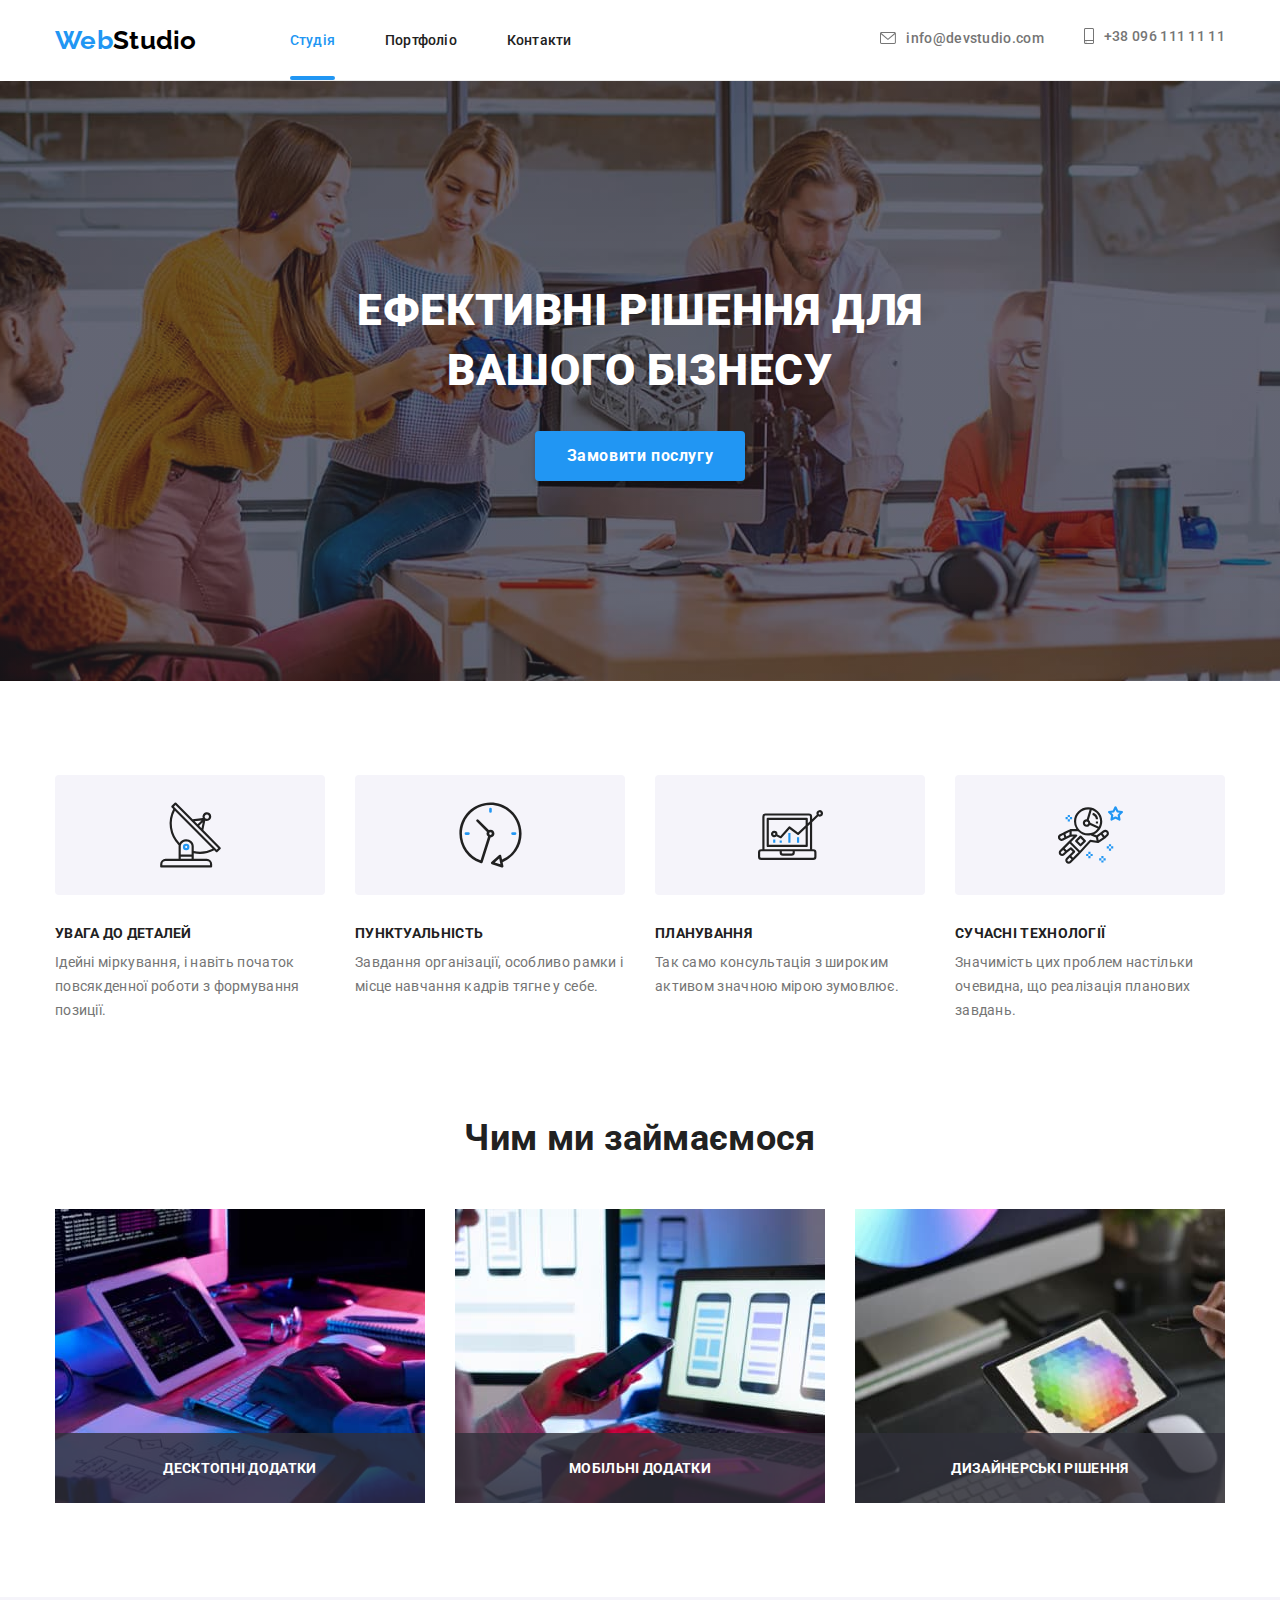
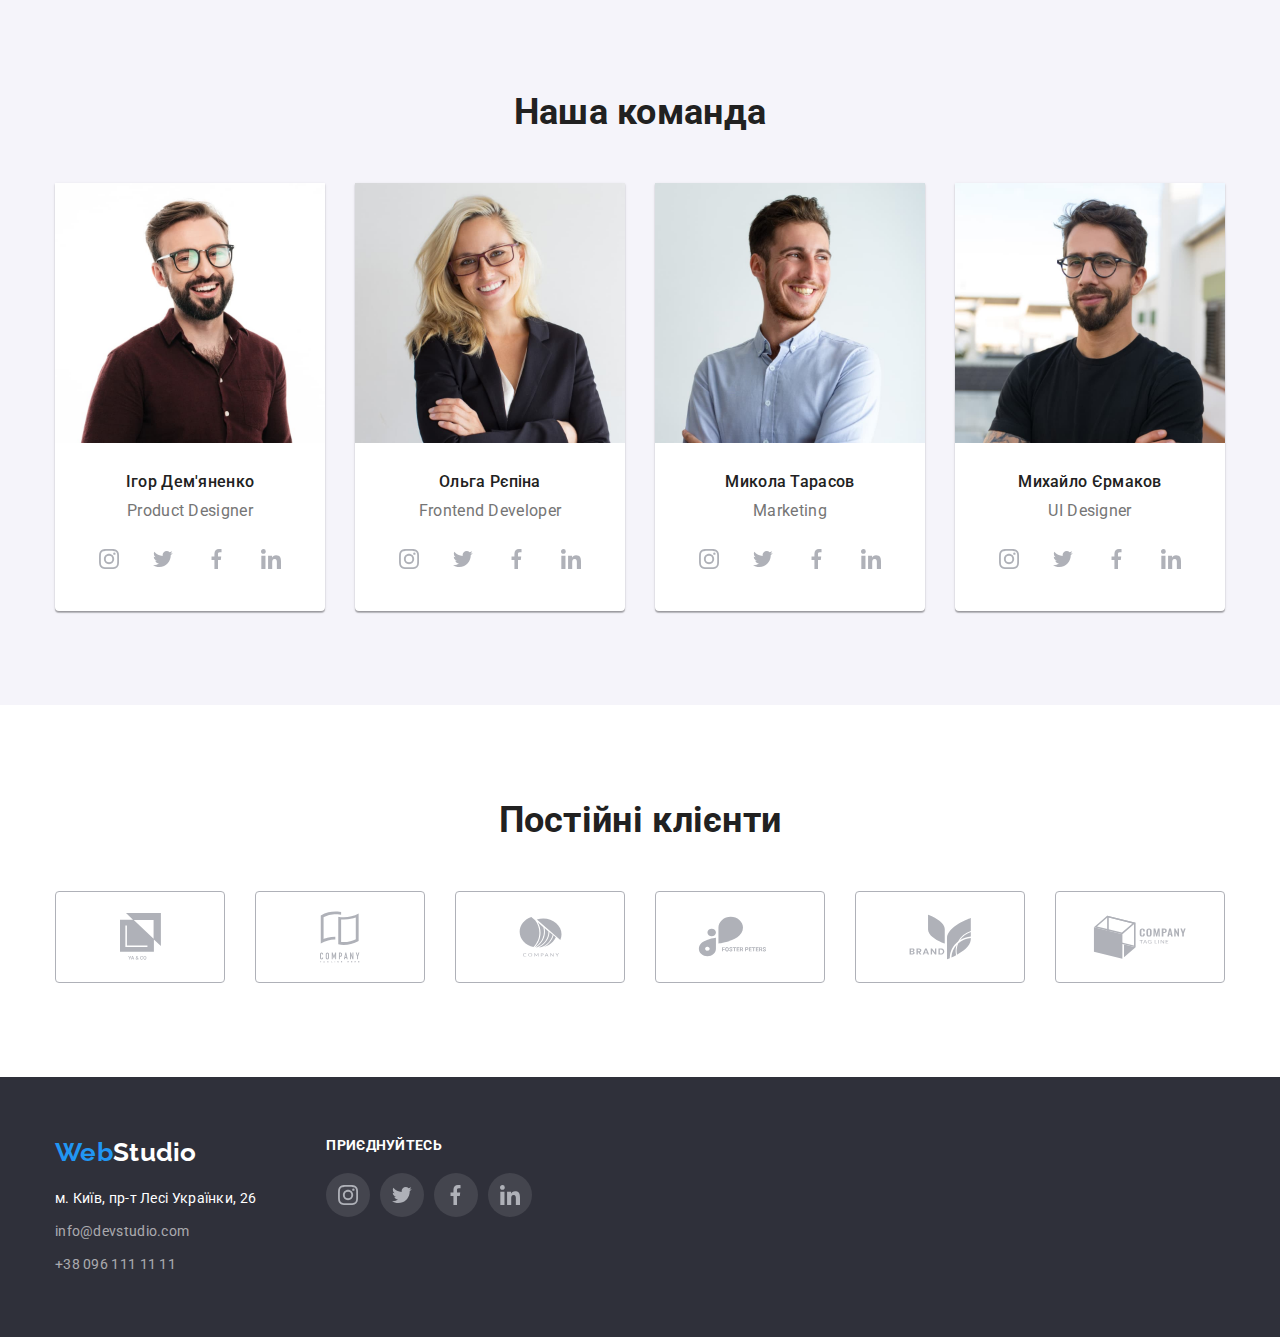
<file: index.html>
<!DOCTYPE html>
<html lang="uk">
  <head>
    <meta charset="UTF-8" />
    <meta http-equiv="X-UA-Compatible" content="IE=edge" />
    <meta name="viewport" content="width=device-width, initial-scale=1.0" />
    <meta name="description" content="Домашня робота №5" />
    <meta name="keywords" content="goit, homework, HTML, CSS, JavaScript" />
    <title>Homework goit-markup-hw-05</title>
    <link rel="preconnect" href="https://fonts.googleapis.com" />
    <link rel="preconnect" href="https://fonts.gstatic.com" crossorigin />
    <link
      href="https://fonts.googleapis.com/css2?family=Raleway:wght@700&family=Roboto:wght@400;500;700;900&display=swap"
      rel="stylesheet"
    />
    <link
      rel="stylesheet"
      href="https://cdnjs.cloudflare.com/ajax/libs/modern-normalize/1.1.0/modern-normalize.min.css"
    />
    <link rel="stylesheet" href="./css/style.css" />
  </head>
  <body>
    <header class="header">
      <div class="header__wrap _container">
        <a class="header__logo logo" href="./index.html" lang="en">
          Web<span class="header__logo--color">Studio</span>
        </a>

        <nav class="menu">
          <ul class="menu__list">
            <li class="menu__item">
              <a class="menu__link menu__link--active" href="./index.html">Студія</a>
            </li>
            <li class="menu__item">
              <a class="menu__link" href="./portfolio.html">Портфоліо</a>
            </li>
            <li class="menu__item">
              <a class="menu__link" href="">Контакти</a>
            </li>
          </ul>
        </nav>

        <ul class="contacts">
          <li class="contacts__item">
            <a class="contacts__link" href="mailto:info@devstudio.com">
              <svg class="contacts__icon-link" width="16" height="12">
                <use href="./images/icons/icons-webstudio.svg#icon-email"></use>
              </svg>
              info@devstudio.com</a
            >
          </li>
          <li class="contacts__item">
            <a class="contacts__link" href="tel:+380961111111">
              <svg class="contacts__icon-link" width="10" height="16">
                <use href="./images/icons/icons-webstudio.svg#icon-smartphone"></use>
              </svg>
              +38 096 111 11 11</a
            >
          </li>
        </ul>
      </div>
    </header>

    <main class="main">
      <section class="section banner">
        <div class="_container">
          <h1 class="banner__title title">
            Ефективні рішення для<br />
            вашого бізнесу
          </h1>
          <button class="banner__button" type="button" data-modal-open>Замовити послугу</button>
        </div>
      </section>

      <section class="section achievements">
        <div class="_container">
          <h2 class="visually-hidden">Наші переваги</h2>
          <ul class="achievements__list">
            <li class="achievements__item">
              <div class="achievements__thumb">
                <svg class="achievements__icon-antenna achievements__icons" width="65" height="70">
                  <use href="./images/icons/icons-webstudio.svg#icon-antenna"></use>
                </svg>
              </div>
              <h3 class="achievements__title title">Увага до деталей</h3>
              <p class="achievements__text">
                Ідейні міркування, і навіть початок повсякденної роботи з формування позиції.
              </p>
            </li>
            <li class="achievements__item">
              <div class="achievements__thumb">
                <svg class="achievements__icon-clock achievements__icons" width="65" height="70">
                  <use href="./images/icons/icons-webstudio.svg#icon-clock"></use>
                </svg>
              </div>
              <h3 class="achievements__title title">Пунктуальність</h3>
              <p class="achievements__text">
                Завдання організації, особливо рамки і місце навчання кадрів тягне у себе.
              </p>
            </li>
            <li class="achievements__item">
              <div class="achievements__thumb">
                <svg class="achievements__icon-diagram achievements__icons" width="65" height="70">
                  <use href="./images/icons/icons-webstudio.svg#icon-diagram"></use>
                </svg>
              </div>
              <h3 class="achievements__title title">Планування</h3>
              <p class="achievements__text">
                Так само консультація з широким активом значною мірою зумовлює.
              </p>
            </li>
            <li class="achievements__item">
              <div class="achievements__thumb">
                <svg
                  class="achievements__icon-astronaut achievements__icons"
                  width="65"
                  height="70"
                >
                  <use href="./images/icons/icons-webstudio.svg#icon-astronaut"></use>
                </svg>
              </div>
              <h3 class="achievements__title title">Сучасні технологіЇ</h3>
              <p class="achievements__text">
                Значимість цих проблем настільки очевидна, що реалізація планових завдань.
              </p>
            </li>
          </ul>
        </div>
      </section>

      <section class="section work">
        <div class="_container">
          <h2 class="work__title title">Чим ми займаємося</h2>
          <ul class="work__list">
            <li class="work__item">
              <div class="work__wrap-img">
                <img
                  class="work__img"
                  src="./images/computer.jpeg"
                  alt="Робоче місце з комп'ютером"
                  width="370"
                />
                <div class="work__backdrop">
                  <p class="work__text">Десктопні додатки</p>
                </div>
              </div>
            </li>
            <li class="work__item">
              <div class="work__wrap-img">
                <img
                  class="work__img"
                  src="./images/mobile.jpeg"
                  alt="Робоче місце зі телефоном"
                  width="370"
                />
                <div class="work__backdrop">
                  <p class="work__text">Мобільні додатки</p>
                </div>
              </div>
            </li>
            <li class="work__item">
              <div class="work__wrap-img">
                <img
                  class="work__img"
                  src="./images/device.jpeg"
                  alt="Робоче місце з планшетом"
                  width="370"
                />
                <div class="work__backdrop">
                  <p class="work__text">Дизайнерські рішення</p>
                </div>
              </div>
            </li>
          </ul>
        </div>
      </section>

      <section class="section team">
        <div class="_container">
          <h2 class="team__title title">Наша команда</h2>
          <ul class="team__list">
            <li class="team__item">
              <img class="team__img" src="./images/igor.jpeg" alt="Наш дизайнер Ігор" width="270" />
              <h3 class="team__name-title title">Ігор Дем'яненко</h3>
              <p class="team__text" lang="en">Product Designer</p>
              <ul class="team__list-social">
                <li class="team__item-social">
                  <a href="#" class="team__link-social" target="_blank" rel="noopener noreferrer">
                    <svg class="team__icon-link-social" width="20" height="20">
                      <use href="./images/icons/icons-webstudio.svg#icon-instagram"></use>
                    </svg>
                  </a>
                </li>
                <li class="team__item-social">
                  <a href="#" class="team__link-social" target="_blank" rel="noopener noreferrer">
                    <svg class="team__icon-link-social" width="20" height="20">
                      <use href="./images/icons/icons-webstudio.svg#icon-twitter"></use>
                    </svg>
                  </a>
                </li>
                <li class="team__item-social">
                  <a href="#" class="team__link-social" target="_blank" rel="noopener noreferrer">
                    <svg class="team__icon-link-social" width="20" height="20">
                      <use href="./images/icons/icons-webstudio.svg#icon-facebook"></use>
                    </svg>
                  </a>
                </li>
                <li class="team__item-social">
                  <a href="#" class="team__link-social" target="_blank" rel="noopener noreferrer">
                    <svg class="team__icon-link-social" width="20" height="20">
                      <use href="./images/icons/icons-webstudio.svg#icon-linkedin"></use>
                    </svg>
                  </a>
                </li>
              </ul>
            </li>
            <li class="team__item">
              <img
                class="team__img"
                src="./images/olga.jpeg"
                alt="Наш розробник Ольга"
                width="270"
              />
              <h3 class="team__name-title title">Ольга Рєпіна</h3>
              <p class="team__text" lang="en">Frontend Developer</p>
              <ul class="team__list-social">
                <li class="team__item-social">
                  <a href="#" class="team__link-social" target="_blank" rel="noopener noreferrer">
                    <svg class="team__icon-link-social" width="20" height="20">
                      <use href="./images/icons/icons-webstudio.svg#icon-instagram"></use>
                    </svg>
                  </a>
                </li>
                <li class="team__item-social">
                  <a href="#" class="team__link-social" target="_blank" rel="noopener noreferrer">
                    <svg class="team__icon-link-social" width="20" height="20">
                      <use href="./images/icons/icons-webstudio.svg#icon-twitter"></use>
                    </svg>
                  </a>
                </li>
                <li class="team__item-social">
                  <a href="#" class="team__link-social" target="_blank" rel="noopener noreferrer">
                    <svg class="team__icon-link-social" width="20" height="20">
                      <use href="./images/icons/icons-webstudio.svg#icon-facebook"></use>
                    </svg>
                  </a>
                </li>
                <li class="team__item-social">
                  <a href="#" class="team__link-social" target="_blank" rel="noopener noreferrer">
                    <svg class="team__icon-link-social" width="20" height="20">
                      <use href="./images/icons/icons-webstudio.svg#icon-linkedin"></use>
                    </svg>
                  </a>
                </li>
              </ul>
            </li>
            <li class="team__item">
              <img
                class="team__img"
                src="./images/mikola.jpeg"
                alt="Наш маркетолог Микола"
                width="270"
              />
              <h3 class="team__name-title title">Микола Тарасов</h3>
              <p class="team__text" lang="en">Marketing</p>
              <ul class="team__list-social">
                <li class="team__item-social">
                  <a href="#" class="team__link-social" target="_blank" rel="noopener noreferrer">
                    <svg class="team__icon-link-social" width="20" height="20">
                      <use href="./images/icons/icons-webstudio.svg#icon-instagram"></use>
                    </svg>
                  </a>
                </li>
                <li class="team__item-social">
                  <a href="#" class="team__link-social" target="_blank" rel="noopener noreferrer">
                    <svg class="team__icon-link-social" width="20" height="20">
                      <use href="./images/icons/icons-webstudio.svg#icon-twitter"></use>
                    </svg>
                  </a>
                </li>
                <li class="team__item-social">
                  <a href="#" class="team__link-social" target="_blank" rel="noopener noreferrer">
                    <svg class="team__icon-link-social" width="20" height="20">
                      <use href="./images/icons/icons-webstudio.svg#icon-facebook"></use>
                    </svg>
                  </a>
                </li>
                <li class="team__item-social">
                  <a href="#" class="team__link-social" target="_blank" rel="noopener noreferrer">
                    <svg class="team__icon-link-social" width="20" height="20">
                      <use href="./images/icons/icons-webstudio.svg#icon-linkedin"></use>
                    </svg>
                  </a>
                </li>
              </ul>
            </li>
            <li class="team__item">
              <img
                class="team__img"
                src="./images/mikhailo.jpeg"
                alt="Наш дизайнер Михайло"
                width="270"
              />
              <h3 class="team__name-title title">Михайло Єрмаков</h3>
              <p class="team__text" lang="en">UI Designer</p>
              <ul class="team__list-social">
                <li class="team__item-social">
                  <a href="#" class="team__link-social" target="_blank" rel="noopener noreferrer">
                    <svg class="team__icon-link-social" width="20" height="20">
                      <use href="./images/icons/icons-webstudio.svg#icon-instagram"></use>
                    </svg>
                  </a>
                </li>
                <li class="team__item-social">
                  <a href="#" class="team__link-social" target="_blank" rel="noopener noreferrer">
                    <svg class="team__icon-link-social" width="20" height="20">
                      <use href="./images/icons/icons-webstudio.svg#icon-twitter"></use>
                    </svg>
                  </a>
                </li>
                <li class="team__item-social">
                  <a href="#" class="team__link-social" target="_blank" rel="noopener noreferrer">
                    <svg class="team__icon-link-social" width="20" height="20">
                      <use href="./images/icons/icons-webstudio.svg#icon-facebook"></use>
                    </svg>
                  </a>
                </li>
                <li class="team__item-social">
                  <a href="#" class="team__link-social" target="_blank" rel="noopener noreferrer">
                    <svg class="team__icon-link-social" width="20" height="20">
                      <use href="./images/icons/icons-webstudio.svg#icon-linkedin"></use>
                    </svg>
                  </a>
                </li>
              </ul>
            </li>
          </ul>
        </div>
      </section>

      <section class="section clients">
        <div class="_container">
          <h2 class="clients__title title">Постійні клієнти</h2>
          <ul class="clients__list">
            <li class="clients__item">
              <a href="#" class="clients__link" target="_blank" rel="noopener noreferrer">
                <svg class="clients__icon-link" width="41" height="47">
                  <use href="./images/icons/icons-webstudio.svg#icon-ya-co-company"></use>
                </svg>
              </a>
            </li>
            <li class="clients__item">
              <a href="#" class="clients__link" target="_blank" rel="noopener noreferrer">
                <svg class="clients__icon-link" width="40" height="52">
                  <use href="./images/icons/icons-webstudio.svg#icon-tagline-company"></use>
                </svg>
              </a>
            </li>
            <li class="clients__item">
              <a href="#" class="clients__link" target="_blank" rel="noopener noreferrer">
                <svg class="clients__icon-link" width="43" height="41">
                  <use href="./images/icons/icons-webstudio.svg#icon-round-company"></use>
                </svg>
              </a>
            </li>
            <li class="clients__item">
              <a href="#" class="clients__link" target="_blank" rel="noopener noreferrer">
                <svg class="clients__icon-link" width="85" height="41">
                  <use href="./images/icons/icons-webstudio.svg#icon-foster-company"></use>
                </svg>
              </a>
            </li>
            <li class="clients__item">
              <a href="#" class="clients__link" target="_blank" rel="noopener noreferrer">
                <svg class="clients__icon-link" width="63" height="46">
                  <use href="./images/icons/icons-webstudio.svg#icon-brand-company"></use>
                </svg>
              </a>
            </li>
            <li class="clients__item">
              <a href="#" class="clients__link" target="_blank" rel="noopener noreferrer">
                <svg class="clients__icon-link" width="94" height="44">
                  <use href="./images/icons/icons-webstudio.svg#icon-tag-company"></use>
                </svg>
              </a>
            </li>
          </ul>
        </div>
      </section>

      <div class="backdrop is-hidden" data-modal>
        <div class="modal">
          <button class="modal__button-close" type="button" data-modal-close>
            <svg class="modal__svg-close" width="11" height="11">
              <use href="./images/icons/icons-webstudio.svg#icon-close-modal"></use>
            </svg>
          </button>
        </div>
      </div>
    </main>

    <footer class="footer">
      <div class="_container footer__wrap">
        <div class="footer__location">
          <a class="footer__logo logo" href="./index.html" lang="en">
            Web<span class="footer__logo--color">Studio</span>
          </a>

          <address class="footer__address address">
            <ul class="address__list">
              <li class="address__item">
                <a
                  class="address__link"
                  href="https://goo.gl/maps/4KdnL9pmzvCGPF396"
                  rel="noreferrer noopener"
                >
                  м. Київ, пр-т Лесі Українки, 26
                </a>
              </li>
              <li class="address__item">
                <a class="address__link-contact" href="mailto:info@devstudio.com"
                  >info@devstudio.com</a
                >
              </li>
              <li class="address__item">
                <a class="address__link-contact" href="tel:+380961111111">+38 096 111 11 11</a>
              </li>
            </ul>
          </address>
        </div>

        <div class="footer__socials">
          <h2 class="footer__socials-title title">приєднуйтесь</h2>
          <ul class="team__list-social">
            <li class="team__item-social">
              <a
                href="#"
                class="team__link-social footer__socials-link"
                target="_blank"
                rel="noopener noreferrer"
              >
                <svg class="team__icon-link-social" width="20" height="20">
                  <use href="./images/icons/icons-webstudio.svg#icon-instagram"></use>
                </svg>
              </a>
            </li>
            <li class="team__item-social">
              <a
                href="#"
                class="team__link-social footer__socials-link"
                target="_blank"
                rel="noopener noreferrer"
              >
                <svg class="team__icon-link-social" width="20" height="20">
                  <use href="./images/icons/icons-webstudio.svg#icon-twitter"></use>
                </svg>
              </a>
            </li>
            <li class="team__item-social">
              <a
                href="#"
                class="team__link-social footer__socials-link"
                target="_blank"
                rel="noopener noreferrer"
              >
                <svg class="team__icon-link-social" width="20" height="20">
                  <use href="./images/icons/icons-webstudio.svg#icon-facebook"></use>
                </svg>
              </a>
            </li>
            <li class="team__item-social">
              <a
                href="#"
                class="team__link-social footer__socials-link"
                target="_blank"
                rel="noopener noreferrer"
              >
                <svg class="team__icon-link-social" width="20" height="20">
                  <use href="./images/icons/icons-webstudio.svg#icon-linkedin"></use>
                </svg>
              </a>
            </li>
          </ul>
        </div>
      </div>
    </footer>
    <script src="./js/modal.js"></script>
  </body>
</html>
</file>
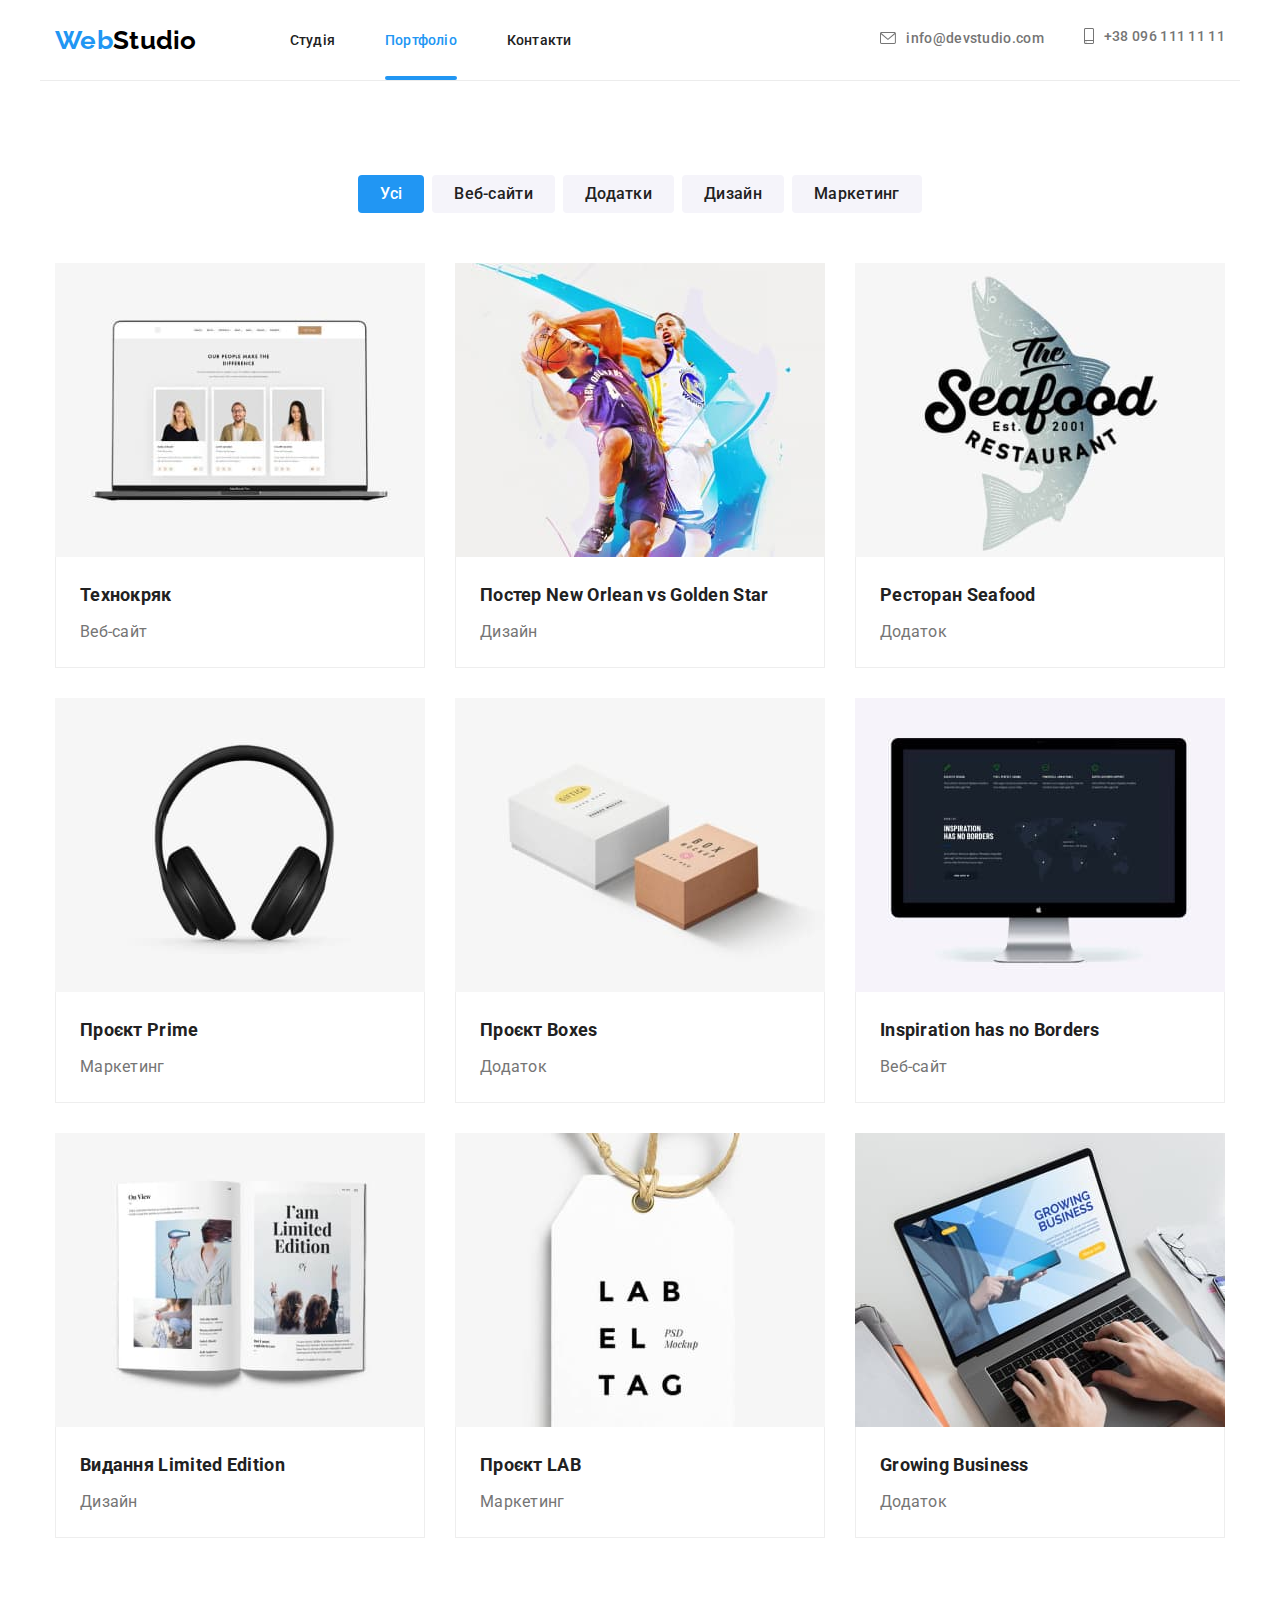
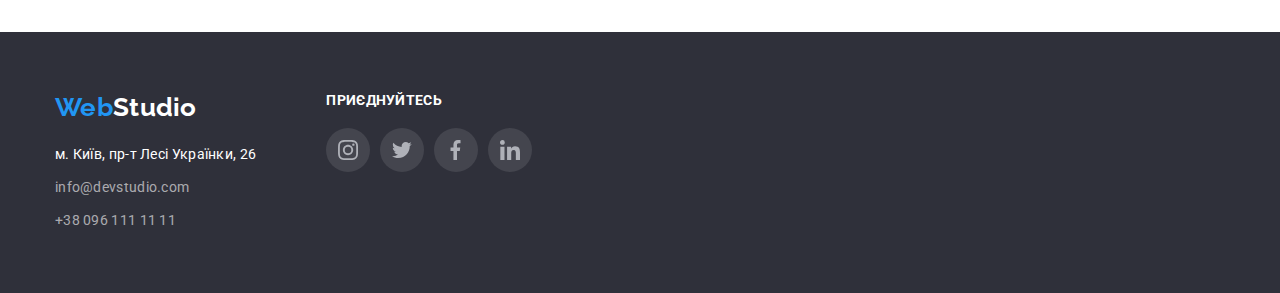
<file: portfolio.html>
<!DOCTYPE html>
<html lang="uk">
  <head>
    <meta charset="UTF-8" />
    <meta http-equiv="X-UA-Compatible" content="IE=edge" />
    <meta name="viewport" content="width=device-width, initial-scale=1.0" />
    <meta name="description" content="Домашня робота №2" />
    <meta name="keywords" content="goit, homework, portfolio, HTML, CSS, JavaScript" />
    <title>Portfolio goit-markup-hw-02</title>
    <link rel="preconnect" href="https://fonts.googleapis.com" />
    <link rel="preconnect" href="https://fonts.gstatic.com" crossorigin />
    <link
      href="https://fonts.googleapis.com/css2?family=Raleway:wght@700&family=Roboto:wght@400;500;700;900&display=swap"
      rel="stylesheet"
    />
    <link
      rel="stylesheet"
      href="https://cdnjs.cloudflare.com/ajax/libs/modern-normalize/1.1.0/modern-normalize.min.css"
    />
    <link rel="stylesheet" href="./css/style.css" />
  </head>
  <body>
    <header class="header">
      <div class="header__wrap _container">
        <a class="header__logo logo" href="./index.html" lang="en">
          Web<span class="header__logo--color">Studio</span>
        </a>

        <nav class="menu">
          <ul class="menu__list">
            <li class="menu__item">
              <a class="menu__link" href="./index.html">Студія</a>
            </li>
            <li class="menu__item">
              <a class="menu__link menu__link--active" href="./portfolio.html">Портфоліо</a>
            </li>
            <li class="menu__item">
              <a class="menu__link" href="">Контакти</a>
            </li>
          </ul>
        </nav>

        <ul class="contacts">
          <li class="contacts__item">
            <a class="contacts__link" href="mailto:info@devstudio.com">
              <svg class="contacts__icon-link" width="16" height="12">
                <use href="./images/icons/icons-webstudio.svg#icon-email"></use>
              </svg>
              info@devstudio.com</a
            >
          </li>
          <li class="contacts__item">
            <a class="contacts__link" href="tel:+380961111111">
              <svg class="contacts__icon-link" width="10" height="16">
                <use href="./images/icons/icons-webstudio.svg#icon-smartphone"></use>
              </svg>
              +38 096 111 11 11</a
            >
          </li>
        </ul>
      </div>
    </header>

    <main class="main">
      <section class="section portfolio">
        <div class="_container">
          <h1 class="visually-hidden">Наше портфоліо</h1>

          <ul class="portfolio__list filters">
            <li class="filters__item">
              <button class="filters__button filters__button--active" type="button">Усі</button>
            </li>
            <li class="filters__item">
              <button class="filters__button" type="button">Веб-сайти</button>
            </li>
            <li class="filters__item">
              <button class="filters__button" type="button">Додатки</button>
            </li>
            <li class="filters__item">
              <button class="filters__button" type="button">Дизайн</button>
            </li>
            <li class="filters__item">
              <button class="filters__button" type="button">Маркетинг</button>
            </li>
          </ul>

          <ul class="portfolio__list product">
            <li class="product__item">
              <a class="product__link" href="#">
                <div class="product__wrap-img">
                  <img
                    class="product__img"
                    src="./images/portfolio/tehnokryak.jpeg"
                    width="370"
                    alt="Проект веб-сайта Технокряк"
                  />
                  <div class="product__overlay">
                    <p class="product__text-about">
                      Ресурс пропонує комплексні пропозиції з різним рівнем функціоналу та сервісів.
                      Все це дозволить відвідувачу отримати вичерпні відомості про компанію чи
                      приватну особу.
                    </p>
                  </div>
                </div>
                <div class="product__wrap-text">
                  <h2 class="product__title title">Технокряк</h2>
                  <p class="product__text">Веб-сайт</p>
                </div>
              </a>
            </li>
            <li class="product__item">
              <a class="product__link" href="#">
                <div class="product__wrap-img">
                  <img
                    class="product__img"
                    src="./images/portfolio/orlen.jpeg"
                    width="370"
                    alt="Проект дизайн постера Нью Орлеан"
                  />
                  <div class="product__overlay">
                    <p class="product__text-about">
                      Ресурс пропонує комплексні пропозиції з різним рівнем функціоналу та сервісів.
                      Все це дозволить відвідувачу отримати вичерпні відомості про компанію чи
                      приватну особу.
                    </p>
                  </div>
                </div>
                <div class="product__wrap-text">
                  <h2 class="product__title title">Постер New Orlean vs Golden Star</h2>
                  <p class="product__text">Дизайн</p>
                </div>
              </a>
            </li>
            <li class="product__item">
              <a class="product__link" href="#">
                <div class="product__wrap-img">
                  <img
                    class="product__img"
                    src="./images/portfolio/seafood.jpeg"
                    width="370"
                    alt="Проект додатка для ресторана Сіафуд"
                  />
                  <div class="product__overlay">
                    <p class="product__text-about">
                      Ресурс пропонує комплексні пропозиції з різним рівнем функціоналу та сервісів.
                      Все це дозволить відвідувачу отримати вичерпні відомості про компанію чи
                      приватну особу.
                    </p>
                  </div>
                </div>
                <div class="product__wrap-text">
                  <h2 class="product__title title">Ресторан Seafood</h2>
                  <p class="product__text">Додаток</p>
                </div>
              </a>
            </li>
            <li class="product__item">
              <a class="product__link" href="#">
                <div class="product__wrap-img">
                  <img
                    class="product__img"
                    src="./images/portfolio/prime.jpeg"
                    width="370"
                    alt="Проект маркетингу для Прайм"
                  />
                  <div class="product__overlay">
                    <p class="product__text-about">
                      Ресурс пропонує комплексні пропозиції з різним рівнем функціоналу та сервісів.
                      Все це дозволить відвідувачу отримати вичерпні відомості про компанію чи
                      приватну особу.
                    </p>
                  </div>
                </div>
                <div class="product__wrap-text">
                  <h2 class="product__title title">Проєкт Prime</h2>
                  <p class="product__text">Маркетинг</p>
                </div>
              </a>
            </li>
            <li class="product__item">
              <a class="product__link" href="#">
                <div class="product__wrap-img">
                  <img
                    class="product__img"
                    src="./images/portfolio/boxes.jpeg"
                    width="370"
                    alt="Проект додатка для сайта Боксес"
                  />
                  <div class="product__overlay">
                    <p class="product__text-about">
                      Ресурс пропонує комплексні пропозиції з різним рівнем функціоналу та сервісів.
                      Все це дозволить відвідувачу отримати вичерпні відомості про компанію чи
                      приватну особу.
                    </p>
                  </div>
                </div>
                <div class="product__wrap-text">
                  <h2 class="product__title title">Проєкт Boxes</h2>
                  <p class="product__text">Додаток</p>
                </div>
              </a>
            </li>
            <li class="product__item">
              <a class="product__link" href="#">
                <div class="product__wrap-img">
                  <img
                    class="product__img"
                    src="./images/portfolio/inspiration.jpeg"
                    width="370"
                    alt="Проект веб-сайта Інспірейшин"
                  />
                  <div class="product__overlay">
                    <p class="product__text-about">
                      Ресурс пропонує комплексні пропозиції з різним рівнем функціоналу та сервісів.
                      Все це дозволить відвідувачу отримати вичерпні відомості про компанію чи
                      приватну особу.
                    </p>
                  </div>
                </div>
                <div class="product__wrap-text">
                  <h3 class="product__title title">Inspiration has no Borders</h3>
                  <p class="product__text">Веб-сайт</p>
                </div>
              </a>
            </li>
            <li class="product__item">
              <a class="product__link" href="#">
                <div class="product__wrap-img">
                  <img
                    class="product__img"
                    src="./images/portfolio/limited.jpeg"
                    width="370"
                    alt="Проект дизайна відання Лімітед Едішин"
                  />
                  <div class="product__overlay">
                    <p class="product__text-about">
                      Ресурс пропонує комплексні пропозиції з різним рівнем функціоналу та сервісів.
                      Все це дозволить відвідувачу отримати вичерпні відомості про компанію чи
                      приватну особу.
                    </p>
                  </div>
                </div>
                <div class="product__wrap-text">
                  <h2 class="product__title title">Видання Limited Edition</h2>
                  <p class="product__text">Дизайн</p>
                </div>
              </a>
            </li>
            <li class="product__item">
              <a class="product__link" href="#">
                <div class="product__wrap-img">
                  <img
                    class="product__img"
                    src="./images/portfolio/lab.jpeg"
                    width="370"
                    alt="Проект маркетингу для ЛАБ"
                  />
                  <div class="product__overlay">
                    <p class="product__text-about">
                      Ресурс пропонує комплексні пропозиції з різним рівнем функціоналу та сервісів.
                      Все це дозволить відвідувачу отримати вичерпні відомості про компанію чи
                      приватну особу.
                    </p>
                  </div>
                </div>
                <div class="product__wrap-text">
                  <h2 class="product__title title">Проєкт LAB</h2>
                  <p class="product__text">Маркетинг</p>
                </div>
              </a>
            </li>
            <li class="product__item">
              <a class="product__link" href="#">
                <div class="product__wrap-img">
                  <img
                    class="product__img"
                    src="./images/portfolio/business.jpeg"
                    width="370"
                    alt="Проект додатка Гровін Бізнес"
                  />
                  <div class="product__overlay">
                    <p class="product__text-about">
                      Ресурс пропонує комплексні пропозиції з різним рівнем функціоналу та сервісів.
                      Все це дозволить відвідувачу отримати вичерпні відомості про компанію чи
                      приватну особу.
                    </p>
                  </div>
                </div>
                <div class="product__wrap-text">
                  <h2 class="product__title title">Growing Business</h2>
                  <p class="product__text">Додаток</p>
                </div>
              </a>
            </li>
          </ul>
        </div>
      </section>
    </main>

    <footer class="footer">
      <div class="_container footer__wrap">
        <div class="footer__location">
          <a class="footer__logo logo" href="./index.html" lang="en">
            Web<span class="footer__logo--color">Studio</span>
          </a>

          <address class="footer__address address">
            <ul class="address__list">
              <li class="address__item">
                <a
                  class="address__link"
                  href="https://goo.gl/maps/4KdnL9pmzvCGPF396"
                  rel="noreferrer noopener"
                >
                  м. Київ, пр-т Лесі Українки, 26
                </a>
              </li>
              <li class="address__item">
                <a class="address__link-contact" href="mailto:info@devstudio.com"
                  >info@devstudio.com</a
                >
              </li>
              <li class="address__item">
                <a class="address__link-contact" href="tel:+380961111111">+38 096 111 11 11</a>
              </li>
            </ul>
          </address>
        </div>

        <div class="footer__socials">
          <h2 class="footer__socials-title title">приєднуйтесь</h2>
          <ul class="team__list-social">
            <li class="team__item-social">
              <a
                href="#"
                class="team__link-social footer__socials-link"
                target="_blank"
                rel="noopener noreferrer"
              >
                <svg class="team__icon-link-social" width="20" height="20">
                  <use href="./images/icons/icons-webstudio.svg#icon-instagram"></use>
                </svg>
              </a>
            </li>
            <li class="team__item-social">
              <a
                href="#"
                class="team__link-social footer__socials-link"
                target="_blank"
                rel="noopener noreferrer"
              >
                <svg class="team__icon-link-social" width="20" height="20">
                  <use href="./images/icons/icons-webstudio.svg#icon-twitter"></use>
                </svg>
              </a>
            </li>
            <li class="team__item-social">
              <a
                href="#"
                class="team__link-social footer__socials-link"
                target="_blank"
                rel="noopener noreferrer"
              >
                <svg class="team__icon-link-social" width="20" height="20">
                  <use href="./images/icons/icons-webstudio.svg#icon-facebook"></use>
                </svg>
              </a>
            </li>
            <li class="team__item-social">
              <a
                href="#"
                class="team__link-social footer__socials-link"
                target="_blank"
                rel="noopener noreferrer"
              >
                <svg class="team__icon-link-social" width="20" height="20">
                  <use href="./images/icons/icons-webstudio.svg#icon-linkedin"></use>
                </svg>
              </a>
            </li>
          </ul>
        </div>
      </div>
    </footer>
  </body>
</html>
</file>
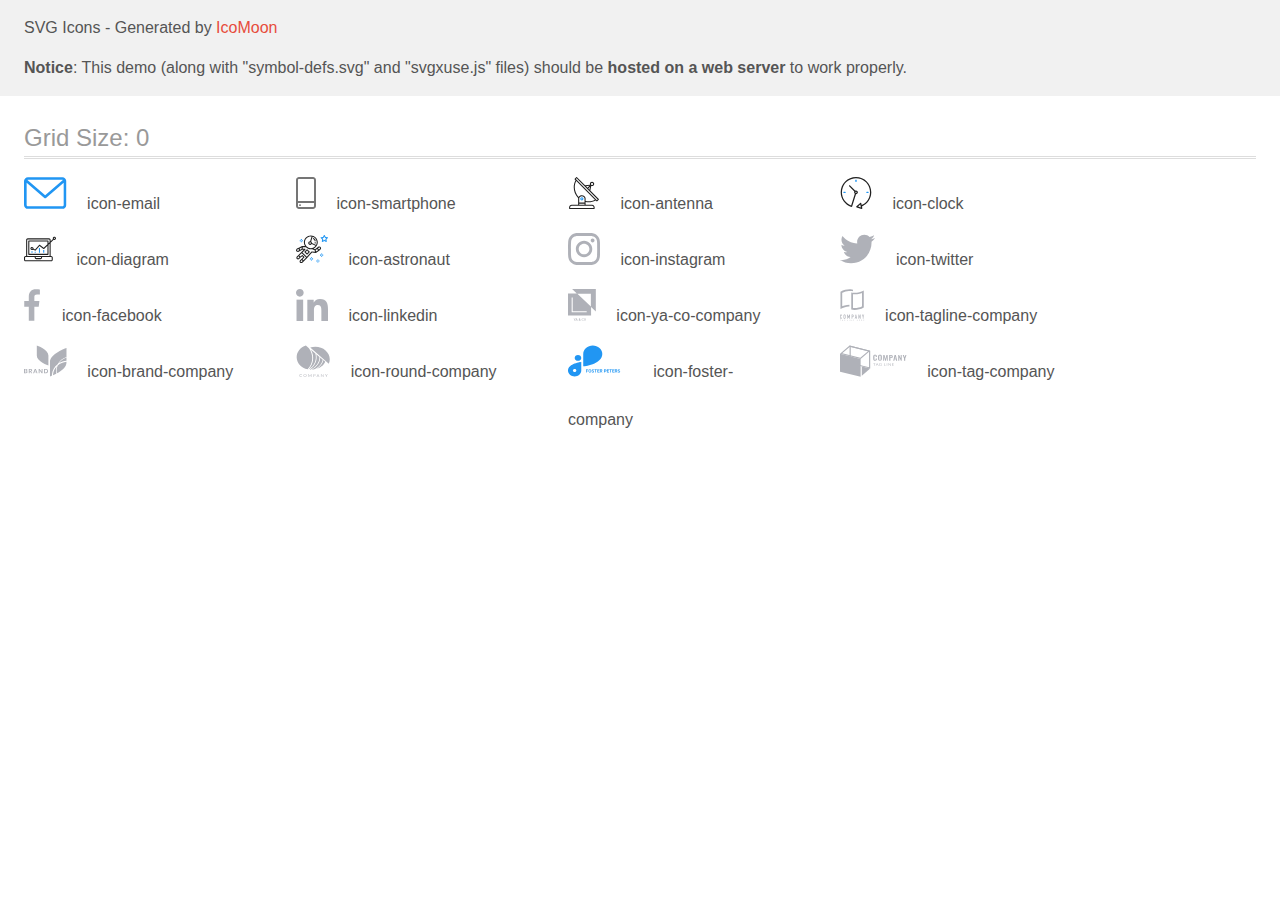
<file: images/icons/icowebstudio/demo-external-svg.html>
<!doctype html>
<html>
<head>
    <title>IcoMoon - SVG Icons</title>
    <meta charset="utf-8">
    <meta name="viewport" content="width=device-width, initial-scale=1">
    <link rel="stylesheet" href="demo-files/demo.css">
    <link rel="stylesheet" href="style.css">
</head>
<body>
<header class="bgc1 clearfix">
<div class="mhl">
    <p>SVG Icons - Generated by <a href="https://icomoon.io/app">IcoMoon</a></p><p><strong>Notice</strong>: This demo (along with "symbol-defs.svg" and "svgxuse.js" files) should be <b>hosted on a web server</b> to work properly.</p>
</div>
</header>
    <div class="clearfix mhl ptl">
        <h1 class="mvm mtn fgc1">Grid Size: 0</h1>
        <div class="glyph fs1">
            <div class="clearfix pbs">
                <svg class="icon icon-email"><use xlink:href="symbol-defs.svg#icon-email"></use></svg><span class="name"> icon-email</span>
            </div>
        </div>
        <div class="glyph fs1">
            <div class="clearfix pbs">
                <svg class="icon icon-smartphone"><use xlink:href="symbol-defs.svg#icon-smartphone"></use></svg><span class="name"> icon-smartphone</span>
            </div>
        </div>
        <div class="glyph fs1">
            <div class="clearfix pbs">
                <svg class="icon icon-antenna"><use xlink:href="symbol-defs.svg#icon-antenna"></use></svg><span class="name"> icon-antenna</span>
            </div>
        </div>
        <div class="glyph fs1">
            <div class="clearfix pbs">
                <svg class="icon icon-clock"><use xlink:href="symbol-defs.svg#icon-clock"></use></svg><span class="name"> icon-clock</span>
            </div>
        </div>
        <div class="glyph fs1">
            <div class="clearfix pbs">
                <svg class="icon icon-diagram"><use xlink:href="symbol-defs.svg#icon-diagram"></use></svg><span class="name"> icon-diagram</span>
            </div>
        </div>
        <div class="glyph fs1">
            <div class="clearfix pbs">
                <svg class="icon icon-astronaut"><use xlink:href="symbol-defs.svg#icon-astronaut"></use></svg><span class="name"> icon-astronaut</span>
            </div>
        </div>
        <div class="glyph fs1">
            <div class="clearfix pbs">
                <svg class="icon icon-instagram"><use xlink:href="symbol-defs.svg#icon-instagram"></use></svg><span class="name"> icon-instagram</span>
            </div>
        </div>
        <div class="glyph fs1">
            <div class="clearfix pbs">
                <svg class="icon icon-twitter"><use xlink:href="symbol-defs.svg#icon-twitter"></use></svg><span class="name"> icon-twitter</span>
            </div>
        </div>
        <div class="glyph fs1">
            <div class="clearfix pbs">
                <svg class="icon icon-facebook"><use xlink:href="symbol-defs.svg#icon-facebook"></use></svg><span class="name"> icon-facebook</span>
            </div>
        </div>
        <div class="glyph fs1">
            <div class="clearfix pbs">
                <svg class="icon icon-linkedin"><use xlink:href="symbol-defs.svg#icon-linkedin"></use></svg><span class="name"> icon-linkedin</span>
            </div>
        </div>
        <div class="glyph fs1">
            <div class="clearfix pbs">
                <svg class="icon icon-ya-co-company"><use xlink:href="symbol-defs.svg#icon-ya-co-company"></use></svg><span class="name"> icon-ya-co-company</span>
            </div>
        </div>
        <div class="glyph fs1">
            <div class="clearfix pbs">
                <svg class="icon icon-tagline-company"><use xlink:href="symbol-defs.svg#icon-tagline-company"></use></svg><span class="name"> icon-tagline-company</span>
            </div>
        </div>
        <div class="glyph fs1">
            <div class="clearfix pbs">
                <svg class="icon icon-brand-company"><use xlink:href="symbol-defs.svg#icon-brand-company"></use></svg><span class="name"> icon-brand-company</span>
            </div>
        </div>
        <div class="glyph fs1">
            <div class="clearfix pbs">
                <svg class="icon icon-round-company"><use xlink:href="symbol-defs.svg#icon-round-company"></use></svg><span class="name"> icon-round-company</span>
            </div>
        </div>
        <div class="glyph fs1">
            <div class="clearfix pbs">
                <svg class="icon icon-foster-company"><use xlink:href="symbol-defs.svg#icon-foster-company"></use></svg><span class="name"> icon-foster-company</span>
            </div>
        </div>
        <div class="glyph fs1">
            <div class="clearfix pbs">
                <svg class="icon icon-tag-company"><use xlink:href="symbol-defs.svg#icon-tag-company"></use></svg><span class="name"> icon-tag-company</span>
            </div>
        </div>
  </div>
<script defer src="svgxuse.js"></script>
</body>
</html>
</file>
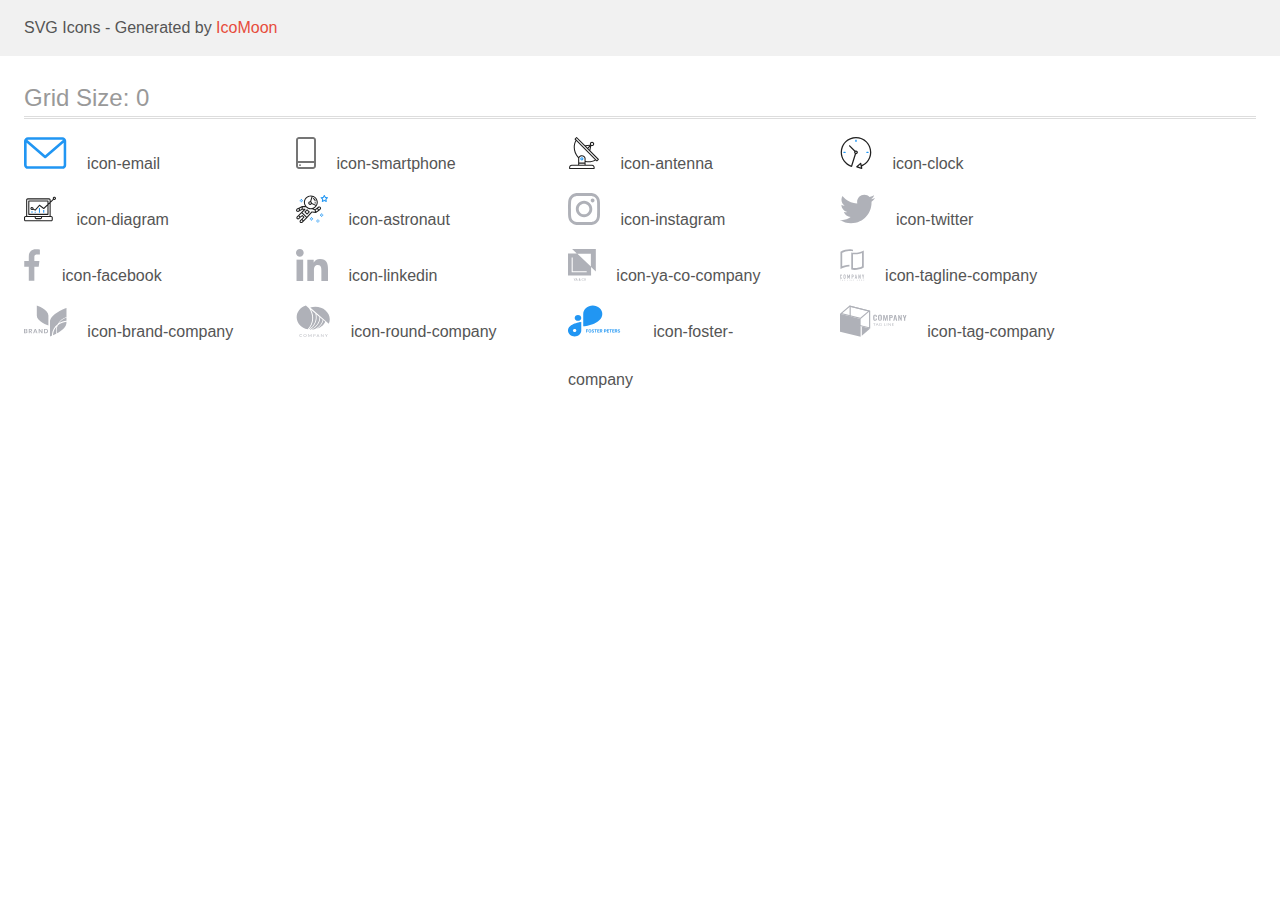
<file: images/icons/icowebstudio/demo.html>
<!doctype html>
<html>
<head>
    <title>IcoMoon - SVG Icons</title>
    <meta charset="utf-8">
    <meta name="viewport" content="width=device-width, initial-scale=1">
    <link rel="stylesheet" href="demo-files/demo.css">
    <link rel="stylesheet" href="style.css">
</head>
<body>
<svg aria-hidden="true" style="position: absolute; width: 0; height: 0; overflow: hidden;" version="1.1" xmlns="http://www.w3.org/2000/svg" xmlns:xlink="http://www.w3.org/1999/xlink">
<defs>
<symbol id="icon-email" viewBox="0 0 43 32">
<path fill="#2196f3" style="fill: var(--color1, #2196f3)" d="M38.667 0h-34.667c-2.206 0-4 1.794-4 4v24c0 2.206 1.794 4 4 4h34.667c2.206 0 4-1.794 4-4v-24c0-2.206-1.794-4-4-4zM38.667 2.667c0.181 0 0.353 0.038 0.511 0.103l-17.844 15.466-17.844-15.466c0.158-0.066 0.33-0.103 0.511-0.103h34.667zM38.667 29.333h-34.667c-0.736 0-1.333-0.598-1.333-1.333v-22.413l17.793 15.421c0.251 0.217 0.563 0.326 0.874 0.326s0.622-0.108 0.874-0.326l17.793-15.421v22.413c0 0.736-0.598 1.333-1.333 1.333z"></path>
</symbol>
<symbol id="icon-smartphone" viewBox="0 0 20 32">
<path fill="#757575" style="fill: var(--color2, #757575)" d="M17 0h-14c-1.654 0-3 1.346-3 3v26c0 1.654 1.346 3 3 3h14c1.654 0 3-1.346 3-3v-26c0-1.654-1.346-3-3-3zM3 2h14c0.552 0 1 0.448 1 1v21h-16v-21c0-0.552 0.448-1 1-1zM17 30h-14c-0.552 0-1-0.448-1-1v-3h16v3c0 0.552-0.448 1-1 1z"></path>
<path fill="#757575" style="fill: var(--color2, #757575)" d="M4.707 27.478c0.391 0.365 0.391 0.956 0 1.321s-1.024 0.365-1.414 0c-0.391-0.365-0.391-0.956 0-1.321s1.024-0.365 1.414 0z"></path>
</symbol>
<symbol id="icon-antenna" viewBox="0 0 32 32">
<path fill="#212121" style="fill: var(--color3, #212121)" d="M30.773 22.098l-8.443-8.505 0.937-4.615c0.242 0.094 0.499 0.144 0.758 0.146h0.006c1.192 0.014 2.17-0.941 2.184-2.133s-0.941-2.17-2.133-2.184c-1.192-0.014-2.17 0.941-2.184 2.133-0.003 0.255 0.039 0.509 0.125 0.749l-4.96 0.605-8.091-8.133c-0.099-0.101-0.235-0.159-0.377-0.16-0.14 0.001-0.274 0.056-0.373 0.155l-1.513 1.504c-0.208 0.208-0.208 0.546 0 0.754l0.814 0.826c-3.153 5.798-2.129 12.978 2.519 17.663 0.043 0.041 0.092 0.074 0.146 0.098-0.034 0.18-0.051 0.364-0.052 0.547v6.187h-6.4c-1.472 0.002-2.665 1.195-2.667 2.667v1.067c0 0.295 0.239 0.533 0.533 0.533h24.533c0.295 0 0.533-0.239 0.533-0.533v-1.067c-0.002-1.472-1.195-2.665-2.667-2.667h-6.4v-2.742c1.003 0.21 2.024 0.317 3.049 0.32 2.458-0.003 4.877-0.615 7.040-1.783l0.818 0.823c0.099 0.101 0.235 0.159 0.377 0.16 0.14-0.001 0.274-0.056 0.373-0.155l1.513-1.504c0.208-0.208 0.208-0.546 0-0.754zM23.28 6.233c0.418-0.415 1.093-0.414 1.508 0.004s0.414 1.093-0.004 1.508c-0.2 0.199-0.47 0.31-0.752 0.31h-0.003c-0.589-0.003-1.064-0.483-1.061-1.072 0.002-0.282 0.115-0.552 0.314-0.751h-0.002zM22.024 9.738l-0.598 2.946-1.175-1.182 1.774-1.763zM21.419 8.836l-1.92 1.909-1.485-1.493 3.405-0.415zM24.004 28.8c0.884 0 1.6 0.716 1.6 1.6v0.533h-23.467v-0.533c0-0.884 0.716-1.6 1.6-1.6h20.267zM16.537 26.667v1.067h-5.333v-1.067h5.333zM11.204 25.6v-4.053c0-1.294 1.196-2.347 2.667-2.347s2.667 1.053 2.667 2.347v4.053h-5.333zM17.604 23.904v-2.357c0-1.882-1.675-3.413-3.733-3.413-1.331-0.020-2.576 0.657-3.281 1.786-4.058-4.274-4.971-10.645-2.279-15.887l18.602 18.708c-2.872 1.461-6.165 1.873-9.309 1.163zM28.893 23.22l-21.057-21.181 0.755-0.752 7.935 7.98c0.004 0 0.006 0.007 0.010 0.010l13.115 13.191-0.757 0.752z"></path>
<path fill="#2196f3" style="fill: var(--color1, #2196f3)" d="M13.876 20.267h-0.005c-0.884-0.001-1.601 0.714-1.602 1.598s0.714 1.601 1.598 1.602h0.005c0.884 0.001 1.601-0.714 1.602-1.598s-0.714-1.601-1.598-1.602zM14.249 22.245c-0.1 0.1-0.236 0.156-0.378 0.155-0.295-0.002-0.532-0.242-0.531-0.536 0.001-0.141 0.057-0.276 0.157-0.375s0.233-0.154 0.373-0.155c0.295 0.002 0.532 0.241 0.53 0.536-0.001 0.141-0.057 0.276-0.157 0.375h0.005z"></path>
</symbol>
<symbol id="icon-clock" viewBox="0 0 32 32">
<path fill="#212121" style="fill: var(--color3, #212121)" d="M31.297 15.301c-0.002-8.452-6.855-15.303-15.308-15.301s-15.303 6.855-15.301 15.308c0.001 6.658 4.307 12.551 10.649 14.576 0.061 0.019 0.124 0.029 0.187 0.029 0.121-0 0.239-0.032 0.342-0.094 0.135-0.080 0.236-0.207 0.283-0.356l3.865-12.25c1.057-0.005 1.909-0.866 1.903-1.923s-0.866-1.909-1.923-1.903c-0.284 0.001-0.565 0.067-0.82 0.191l-5.106-5.107c-0.253-0.245-0.657-0.238-0.902 0.016-0.239 0.247-0.239 0.639 0 0.886l5.103 5.109c-0.392 0.799-0.168 1.764 0.536 2.309l-3.683 11.673c-7.278-2.681-11.004-10.754-8.323-18.032s10.754-11.004 18.032-8.323 11.004 10.754 8.323 18.032c-1.31 3.556-4.001 6.431-7.462 7.973l-0.398-1.874c-0.073-0.344-0.411-0.565-0.756-0.492-0.109 0.023-0.209 0.074-0.292 0.148l-3.837 3.426c-0.263 0.234-0.287 0.637-0.052 0.9 0.076 0.085 0.174 0.149 0.283 0.184l4.899 1.563c0.335 0.108 0.694-0.077 0.802-0.412 0.034-0.106 0.040-0.219 0.017-0.328l-0.391-1.839c5.664-2.388 9.342-7.942 9.329-14.089zM15.992 14.664c0.352 0 0.638 0.286 0.638 0.638s-0.286 0.638-0.638 0.638c-0.352 0-0.638-0.285-0.638-0.638s0.285-0.638 0.638-0.638zM18.093 29.528l2.184-1.948 0.603 2.84-2.787-0.892z"></path>
<path fill="#2196f3" style="fill: var(--color1, #2196f3)" d="M15.354 3.185v1.275c0 0.352 0.285 0.638 0.638 0.638s0.638-0.285 0.638-0.638v-1.275c0-0.352-0.286-0.638-0.638-0.638s-0.638 0.286-0.638 0.638z"></path>
<path fill="#2196f3" style="fill: var(--color1, #2196f3)" d="M3.876 14.664c-0.352 0-0.638 0.286-0.638 0.638s0.285 0.638 0.638 0.638h1.275c0.352 0 0.638-0.285 0.638-0.638s-0.285-0.638-0.638-0.638h-1.275z"></path>
<path fill="#2196f3" style="fill: var(--color1, #2196f3)" d="M28.108 15.939c0.352 0 0.638-0.285 0.638-0.638s-0.285-0.638-0.638-0.638h-1.275c-0.352 0-0.638 0.286-0.638 0.638s0.286 0.638 0.638 0.638h1.275z"></path>
</symbol>
<symbol id="icon-diagram" viewBox="0 0 32 32">
<path fill="#2196f3" style="fill: var(--color1, #2196f3)" d="M14.926 14.965h1.066v4.798h-1.066v-4.797z"></path>
<path fill="#2196f3" style="fill: var(--color1, #2196f3)" d="M19.19 17.097h1.066v2.665h-1.066v-2.665z"></path>
<path fill="#2196f3" style="fill: var(--color1, #2196f3)" d="M10.661 18.696h1.066v1.066h-1.066v-1.066z"></path>
<path fill="#2196f3" style="fill: var(--color1, #2196f3)" d="M7.463 18.163h1.066v1.599h-1.066v-1.599z"></path>
<path fill="#212121" style="fill: var(--color3, #212121)" d="M1.599 28.291h25.587c0.883 0 1.599-0.716 1.599-1.599v-2.132c0-0.883-0.716-1.599-1.599-1.599h-0.533v-13.293l3.028-2.868c0.703 0.346 1.553 0.136 2.013-0.499s0.396-1.508-0.152-2.068-1.42-0.644-2.065-0.198c-0.644 0.446-0.873 1.292-0.542 2.002l-2.281 2.163v-1.23c0-0.883-0.716-1.599-1.599-1.599h-21.322c-0.883 0-1.599 0.716-1.599 1.599v15.992h-0.533c-0.883 0-1.599 0.716-1.599 1.599v2.132c0 0.883 0.716 1.599 1.599 1.599zM30.384 4.837c0.294 0 0.533 0.239 0.533 0.533s-0.239 0.533-0.533 0.533c-0.294 0-0.533-0.239-0.533-0.533s0.239-0.533 0.533-0.533zM3.198 6.969c0-0.294 0.239-0.533 0.533-0.533h21.322c0.294 0 0.533 0.239 0.533 0.533v2.239l-1.066 1.013v-2.186c0-0.294-0.239-0.533-0.533-0.533h-19.19c-0.294 0-0.533 0.239-0.533 0.533v13.326c0 0.294 0.239 0.533 0.533 0.533h19.19c0.294 0 0.533-0.239 0.533-0.533v-9.674l1.066-1.010v12.284h-22.388v-15.992zM7.996 13.899c-0.721-0.002-1.354 0.478-1.546 1.174s0.105 1.433 0.725 1.801c0.62 0.368 1.41 0.276 1.928-0.226l1.853 0.93c0.215 0.108 0.476 0.057 0.636-0.123l3.939-4.431 3.872 2.901c0.208 0.156 0.498 0.139 0.686-0.039l3.365-3.188v8.131h-18.124v-12.26h18.124v2.66l-3.771 3.572-3.904-2.927c-0.222-0.166-0.534-0.135-0.718 0.072l-3.993 4.493-1.493-0.746c0.011-0.064 0.018-0.129 0.020-0.193 0-0.883-0.716-1.599-1.599-1.599zM8.529 15.498c0 0.294-0.239 0.533-0.533 0.533s-0.533-0.239-0.533-0.533c0-0.294 0.239-0.533 0.533-0.533s0.533 0.239 0.533 0.533zM11.727 24.027h5.331v0.533c0 0.294-0.239 0.533-0.533 0.533h-4.264c-0.294 0-0.533-0.239-0.533-0.533v-0.533zM1.066 24.56c0-0.294 0.239-0.533 0.533-0.533h9.062v0.533c0 0.883 0.716 1.599 1.599 1.599h4.264c0.883 0 1.599-0.716 1.599-1.599v-0.533h9.062c0.294 0 0.533 0.239 0.533 0.533v2.132c0 0.294-0.239 0.533-0.533 0.533h-25.587c-0.294 0-0.533-0.239-0.533-0.533v-2.132z"></path>
</symbol>
<symbol id="icon-astronaut" viewBox="0 0 32 32">
<path fill="#2196f3" style="fill: var(--color1, #2196f3)" d="M31.974 4.524c-0.063-0.193-0.229-0.333-0.43-0.363l-1.91-0.278-0.855-1.731c-0.179-0.365-0.777-0.365-0.956 0l-0.855 1.731-1.91 0.278c-0.201 0.029-0.367 0.17-0.431 0.363-0.062 0.193-0.011 0.405 0.135 0.547l1.383 1.348-0.326 1.903c-0.034 0.2 0.048 0.402 0.212 0.522 0.166 0.121 0.382 0.135 0.562 0.040l1.709-0.899 1.709 0.899c0.078 0.041 0.164 0.061 0.249 0.061 0.11 0 0.221-0.034 0.314-0.102 0.164-0.119 0.246-0.322 0.212-0.522l-0.326-1.903 1.383-1.348c0.145-0.142 0.197-0.354 0.135-0.547zM29.511 5.851c-0.125 0.122-0.183 0.299-0.153 0.472l0.191 1.114-1-0.526c-0.078-0.041-0.163-0.061-0.249-0.061s-0.17 0.020-0.249 0.061l-1.001 0.526 0.191-1.114c0.030-0.173-0.028-0.349-0.153-0.472l-0.81-0.789 1.119-0.163c0.174-0.025 0.324-0.134 0.402-0.292l0.5-1.013 0.5 1.013c0.078 0.157 0.228 0.267 0.402 0.292l1.119 0.163-0.809 0.789z"></path>
<path fill="#2196f3" style="fill: var(--color1, #2196f3)" d="M26.134 20.522h-1.067v1.067h1.067v-1.067z"></path>
<path fill="#2196f3" style="fill: var(--color1, #2196f3)" d="M26.134 22.656h-1.067v1.067h1.067v-1.067z"></path>
<path fill="#2196f3" style="fill: var(--color1, #2196f3)" d="M27.2 21.589h-1.067v1.067h1.067v-1.067z"></path>
<path fill="#2196f3" style="fill: var(--color1, #2196f3)" d="M25.067 21.589h-1.067v1.067h1.067v-1.067z"></path>
<path fill="#2196f3" style="fill: var(--color1, #2196f3)" d="M22.4 26.389h-1.067v1.067h1.067v-1.067z"></path>
<path fill="#2196f3" style="fill: var(--color1, #2196f3)" d="M22.4 28.522h-1.067v1.067h1.067v-1.067z"></path>
<path fill="#2196f3" style="fill: var(--color1, #2196f3)" d="M23.467 27.456h-1.067v1.067h1.067v-1.067z"></path>
<path fill="#2196f3" style="fill: var(--color1, #2196f3)" d="M21.333 27.456h-1.067v1.067h1.067v-1.067z"></path>
<path fill="#2196f3" style="fill: var(--color1, #2196f3)" d="M16 24.256h-1.067v1.067h1.067v-1.067z"></path>
<path fill="#2196f3" style="fill: var(--color1, #2196f3)" d="M16 26.389h-1.067v1.067h1.067v-1.067z"></path>
<path fill="#2196f3" style="fill: var(--color1, #2196f3)" d="M17.067 25.322h-1.067v1.067h1.067v-1.067z"></path>
<path fill="#2196f3" style="fill: var(--color1, #2196f3)" d="M14.933 25.322h-1.067v1.067h1.067v-1.067z"></path>
<path fill="#2196f3" style="fill: var(--color1, #2196f3)" d="M5.867 6.122h-1.067v1.067h1.067v-1.067z"></path>
<path fill="#2196f3" style="fill: var(--color1, #2196f3)" d="M5.867 8.255h-1.067v1.067h1.067v-1.067z"></path>
<path fill="#2196f3" style="fill: var(--color1, #2196f3)" d="M6.933 7.189h-1.067v1.067h1.067v-1.067z"></path>
<path fill="#2196f3" style="fill: var(--color1, #2196f3)" d="M4.8 7.189h-1.067v1.067h1.067v-1.067z"></path>
<path fill="#212121" style="fill: var(--color3, #212121)" d="M24.715 14.159c-0.287-0.388-0.709-0.637-1.188-0.705-0.481-0.068-0.956 0.058-1.34 0.352l-1.252 0.96-1.898 1.417-1.358-0.541c2.421-1.086 4.114-3.508 4.114-6.32 0-3.823-3.123-6.933-6.961-6.933s-6.961 3.11-6.961 6.933c0 1.386 0.414 2.674 1.12 3.758l-2.764-0.024c-0.002 0-0.003 0-0.005 0-0.009 0-0.015 0.004-0.023 0.005-0.053 0.002-0.105 0.013-0.155 0.031-0.013 0.005-0.026 0.008-0.038 0.013-0.006 0.003-0.013 0.003-0.019 0.006l-3.233 1.596c-0.001 0-0.001 0-0.001 0.001l-1.893 0.911c-0.021 0.009-0.042 0.021-0.063 0.035-0.755 0.502-1.012 1.489-0.598 2.295 0.22 0.429 0.595 0.745 1.056 0.889 0.178 0.055 0.359 0.083 0.539 0.083 0.29 0 0.577-0.071 0.839-0.211l1.388-0.738 2.264-1.169 1.357-0.008-5.442 5.416c-0.001 0.001-0.001 0.001-0.002 0.001l-1.339 1.333c-0.316 0.315-0.49 0.732-0.49 1.178s0.174 0.863 0.49 1.179c0.325 0.323 0.752 0.485 1.179 0.485s0.854-0.162 1.18-0.485l1.314-1.309 1.741-1.3 0.901 0.897-1.762 1.754c-0 0.001-0.001 0.001-0.002 0.001l-1.339 1.333c-0.316 0.315-0.49 0.732-0.49 1.178s0.174 0.863 0.49 1.179c0.325 0.323 0.753 0.485 1.18 0.485s0.855-0.162 1.18-0.485l3.482-3.467c0.001-0.001 0.001-0.001 0.001-0.002l1.010-1-0.004-0.004c0.006-0.006 0.015-0.009 0.022-0.015l5.166-5.658 3.471 0.494c0.025 0.004 0.050 0.005 0.075 0.005 0.065 0 0.127-0.015 0.187-0.038 0.018-0.006 0.033-0.015 0.050-0.023 0.019-0.010 0.039-0.015 0.058-0.027l3.213-2.133c0.012-0.008 0.018-0.021 0.029-0.029 0.013-0.010 0.029-0.014 0.041-0.026l1.271-1.191c0.662-0.62 0.753-1.635 0.212-2.362zM2.13 17.77c-0.173 0.093-0.37 0.111-0.558 0.052-0.187-0.058-0.338-0.186-0.427-0.358-0.161-0.314-0.068-0.695 0.214-0.902l1.314-0.632 0.449 1.312-0.992 0.528zM5.628 15.942l-1.548 0.8-0.439-1.283 2.027-1.001-0.040 1.484zM20.727 9.322c0 0.918-0.219 1.785-0.599 2.559l-4.181-1.899c-0.044-0.573-0.341-1.075-0.788-1.388l1.464-4.86c2.378 0.756 4.105 2.974 4.105 5.588zM8.938 9.322c0-3.235 2.644-5.867 5.894-5.867 0.253 0 0.5 0.021 0.745 0.052l-1.432 4.754c-0.019-0.001-0.037-0.006-0.057-0.006-1.033 0-1.873 0.837-1.873 1.867s0.84 1.867 1.873 1.867c0.694 0 1.294-0.383 1.618-0.945l3.862 1.755c-1.075 1.446-2.795 2.39-4.737 2.39-3.25 0-5.894-2.632-5.894-5.867zM14.894 10.122c0 0.441-0.362 0.8-0.806 0.8s-0.806-0.359-0.806-0.8c0-0.441 0.362-0.8 0.806-0.8s0.806 0.359 0.806 0.8zM2.465 25.146c-0.236 0.234-0.619 0.234-0.854 0.001-0.114-0.114-0.176-0.263-0.176-0.423s0.062-0.309 0.176-0.421l0.962-0.958 0.851 0.848-0.959 0.955zM5.679 28.88c-0.236 0.234-0.619 0.235-0.855 0.001-0.114-0.114-0.176-0.263-0.176-0.423s0.062-0.309 0.176-0.421l0.963-0.959 0.852 0.848-0.96 0.955zM9.16 25.411c-0.001 0-0.001 0-0.002 0.001l-1.765 1.76-0.852-0.848 1.763-1.755c0 0 0 0 0-0s0.001-0.001 0.002-0.001c0.040-0.040 0.065-0.088 0.090-0.135 0.007-0.014 0.020-0.026 0.026-0.040 0.017-0.041 0.019-0.085 0.026-0.129 0.003-0.025 0.014-0.047 0.014-0.073 0-0.036-0.013-0.070-0.020-0.106-0.006-0.032-0.006-0.065-0.019-0.095-0.020-0.050-0.055-0.094-0.091-0.138-0.010-0.012-0.014-0.027-0.025-0.038 0 0 0 0-0.001 0s-0.001-0.002-0.001-0.002l-1.607-1.6c-0.017-0.017-0.039-0.024-0.058-0.038-0.028-0.022-0.055-0.042-0.087-0.058-0.030-0.015-0.061-0.024-0.093-0.033-0.034-0.010-0.067-0.017-0.103-0.020-0.033-0.002-0.063 0.001-0.095 0.005-0.036 0.004-0.069 0.009-0.104 0.020-0.034 0.011-0.063 0.027-0.094 0.045-0.020 0.011-0.042 0.015-0.061 0.029l-1.773 1.324-0.901-0.897 2.399-2.386 4.361 4.289-0.928 0.919zM15.979 18.394c-0.015-0.002-0.030 0.004-0.045 0.003-0.039-0.002-0.076 0.001-0.115 0.007-0.030 0.005-0.059 0.011-0.088 0.021-0.034 0.012-0.065 0.028-0.097 0.047-0.030 0.018-0.057 0.037-0.083 0.061-0.013 0.011-0.028 0.017-0.040 0.029l-4.698 5.146-4.328-4.257 2.833-2.818c0.209-0.208 0.21-0.546 0.002-0.755-0.105-0.105-0.243-0.157-0.381-0.156v-0.001l-2.219 0.013 0.028-1.607 3.104 0.027c1.265 1.294 3.029 2.101 4.981 2.101 0.437 0 0.864-0.045 1.279-0.123 0.040 0.032 0.079 0.065 0.13 0.085l2.41 0.96 0.331 1.644-3.003-0.427zM20.020 18.572l-0.313-1.558 1.446-1.080 0.947 1.257-2.080 1.381zM23.774 15.741l-0.838 0.785-0.931-1.236 0.831-0.637c0.155-0.119 0.351-0.168 0.543-0.143 0.193 0.027 0.364 0.128 0.48 0.284 0.217 0.292 0.18 0.699-0.085 0.947z"></path>
<path fill="#212121" style="fill: var(--color3, #212121)" d="M13.602 18.544l-2.143-2.133c-0.207-0.207-0.545-0.207-0.753 0l-2.142 2.133c-0.1 0.101-0.157 0.236-0.157 0.378s0.056 0.278 0.157 0.378l2.142 2.133c0.104 0.103 0.241 0.155 0.377 0.155s0.273-0.052 0.376-0.155l2.143-2.133c0.1-0.1 0.157-0.236 0.157-0.378s-0.057-0.278-0.157-0.378zM11.083 20.303l-1.387-1.381 1.387-1.381 1.387 1.381-1.387 1.381z"></path>
<path fill="#212121" style="fill: var(--color3, #212121)" d="M17.164 5.071l-0.258 1.036c0.071 0.018 1.738 0.452 1.738 2.149h1.067c-0-2.017-1.666-2.965-2.547-3.185z"></path>
<path fill="#212121" style="fill: var(--color3, #212121)" d="M19.711 9.322h-1.067v1.067h1.067v-1.067z"></path>
</symbol>
<symbol id="icon-instagram" viewBox="0 0 32 32">
<path fill="#afb1b8" style="fill: var(--color4, #afb1b8)" d="M31.969 9.408c-0.075-1.7-0.35-2.869-0.744-3.882-0.406-1.075-1.032-2.038-1.851-2.838-0.8-0.813-1.769-1.444-2.832-1.844-1.019-0.394-2.182-0.669-3.882-0.744-1.713-0.081-2.257-0.1-6.601-0.1s-4.888 0.019-6.595 0.094c-1.7 0.075-2.869 0.35-3.882 0.744-1.075 0.406-2.038 1.031-2.838 1.85-0.813 0.8-1.444 1.769-1.844 2.832-0.394 1.019-0.669 2.182-0.744 3.882-0.081 1.713-0.1 2.257-0.1 6.601s0.019 4.888 0.094 6.595c0.075 1.7 0.35 2.869 0.744 3.882 0.406 1.075 1.038 2.038 1.85 2.838 0.8 0.813 1.769 1.444 2.832 1.844 1.019 0.394 2.182 0.669 3.882 0.744 1.706 0.075 2.25 0.094 6.595 0.094s4.888-0.019 6.595-0.094c1.7-0.075 2.869-0.35 3.882-0.744 2.151-0.832 3.851-2.532 4.682-4.682 0.394-1.019 0.669-2.182 0.744-3.882 0.075-1.707 0.094-2.251 0.094-6.595s-0.006-4.888-0.081-6.595zM29.087 22.473c-0.069 1.563-0.331 2.407-0.55 2.969-0.538 1.394-1.644 2.5-3.038 3.038-0.563 0.219-1.413 0.481-2.969 0.55-1.688 0.075-2.194 0.094-6.464 0.094s-4.782-0.019-6.464-0.094c-1.563-0.069-2.407-0.331-2.969-0.55-0.694-0.256-1.325-0.663-1.838-1.194-0.531-0.519-0.938-1.144-1.194-1.838-0.219-0.563-0.481-1.413-0.55-2.969-0.075-1.688-0.094-2.194-0.094-6.464s0.019-4.782 0.094-6.464c0.069-1.563 0.331-2.407 0.55-2.969 0.256-0.694 0.663-1.325 1.2-1.838 0.519-0.531 1.144-0.938 1.838-1.194 0.563-0.219 1.413-0.481 2.969-0.55 1.688-0.075 2.194-0.094 6.464-0.094 4.276 0 4.782 0.019 6.464 0.094 1.563 0.069 2.407 0.331 2.969 0.55 0.694 0.256 1.325 0.662 1.838 1.194 0.531 0.519 0.938 1.144 1.194 1.838 0.219 0.563 0.481 1.413 0.55 2.969 0.075 1.688 0.094 2.194 0.094 6.464s-0.019 4.77-0.094 6.458z"></path>
<path fill="#afb1b8" style="fill: var(--color4, #afb1b8)" d="M16.059 7.783c-4.538 0-8.22 3.682-8.22 8.22s3.682 8.22 8.22 8.22c4.539 0 8.22-3.682 8.22-8.22s-3.682-8.22-8.22-8.22zM16.059 21.335c-2.944 0-5.332-2.388-5.332-5.332s2.388-5.332 5.332-5.332c2.944 0 5.332 2.388 5.332 5.332s-2.388 5.332-5.332 5.332z"></path>
<path fill="#afb1b8" style="fill: var(--color4, #afb1b8)" d="M26.524 7.458c0 1.060-0.859 1.919-1.919 1.919s-1.919-0.859-1.919-1.919c0-1.060 0.859-1.919 1.919-1.919s1.919 0.859 1.919 1.919z"></path>
</symbol>
<symbol id="icon-twitter" viewBox="0 0 36 32">
<path fill="#afb1b8" style="fill: var(--color4, #afb1b8)" d="M35.556 4.976c-1.322 0.58-2.731 0.964-4.2 1.151 1.511-0.902 2.665-2.32 3.207-4.029-1.409 0.84-2.964 1.433-4.622 1.764-1.338-1.424-3.244-2.307-5.324-2.307-4.035 0-7.284 3.276-7.284 7.291 0 0.578 0.049 1.133 0.169 1.662-6.060-0.296-11.422-3.2-15.024-7.624-0.629 1.091-0.998 2.34-0.998 3.684 0 2.524 1.3 4.762 3.238 6.058-1.171-0.022-2.32-0.362-3.293-0.898 0 0.022 0 0.051 0 0.080 0 3.542 2.527 6.484 5.84 7.162-0.593 0.162-1.24 0.24-1.911 0.24-0.467 0-0.938-0.026-1.38-0.124 0.944 2.887 3.624 5.009 6.811 5.078-2.48 1.94-5.629 3.109-9.038 3.109-0.598 0-1.171-0.026-1.744-0.1 3.229 2.082 7.056 3.271 11.182 3.271 13.413 0 20.747-11.111 20.747-20.742 0-0.322-0.011-0.633-0.027-0.942 1.447-1.027 2.662-2.309 3.653-3.784z"></path>
</symbol>
<symbol id="icon-facebook" viewBox="0 0 18 32">
<path fill="#afb1b8" style="fill: var(--color4, #afb1b8)" d="M13.329 5.313h2.921v-5.088c-0.504-0.069-2.237-0.225-4.256-0.225-4.212 0-7.097 2.649-7.097 7.519v4.481h-4.648v5.688h4.648v14.312h5.699v-14.311h4.46l0.708-5.688h-5.169v-3.919c0.001-1.644 0.444-2.769 2.735-2.769z"></path>
</symbol>
<symbol id="icon-linkedin" viewBox="0 0 32 32">
<path fill="#afb1b8" style="fill: var(--color4, #afb1b8)" d="M31.992 32v-0.001h0.008v-11.736c0-5.741-1.236-10.164-7.948-10.164-3.227 0-5.392 1.771-6.276 3.449h-0.093v-2.913h-6.364v21.364h6.627v-10.579c0-2.785 0.528-5.479 3.977-5.479 3.399 0 3.449 3.179 3.449 5.657v10.401h6.62z"></path>
<path fill="#afb1b8" style="fill: var(--color4, #afb1b8)" d="M0.528 10.636h6.635v21.364h-6.635v-21.364z"></path>
<path fill="#afb1b8" style="fill: var(--color4, #afb1b8)" d="M3.843 0c-2.121 0-3.843 1.721-3.843 3.843s1.721 3.879 3.843 3.879c2.121 0 3.843-1.757 3.843-3.879-0.001-2.121-1.723-3.843-3.843-3.843v0z"></path>
</symbol>
<symbol id="icon-ya-co-company" viewBox="0 0 28 32">
<path fill="#afb1b8" style="fill: var(--color4, #afb1b8)" d="M4.085 0l4.771 4.517-8.856-0.005v21.915h23.149v-8.379l4.766 4.512v-22.559h-23.83zM22.939 17.517l-13.528-12.807h13.528v12.807zM18.739 23.221h-15.076v-14.739h1.066v13.741h14.010v0.998zM7.223 29.344l-0.557 1.147-0.557-1.147h-0.467l0.813 1.529v0.891h0.422v-0.891l0.811-1.529h-0.465zM7.923 31.764l0.196-0.563h0.938l0.198 0.563h0.439l-0.916-2.42h-0.377l-0.914 2.42h0.437zM8.588 29.858l0.351 1.004h-0.701l0.351-1.004zM10.805 30.804c-0.061 0.093-0.091 0.196-0.091 0.307 0 0.204 0.072 0.37 0.214 0.497 0.144 0.126 0.336 0.189 0.575 0.189s0.445-0.065 0.618-0.194l0.136 0.161h0.469l-0.356-0.421c0.14-0.191 0.209-0.435 0.209-0.733h-0.351c0 0.163-0.034 0.311-0.101 0.444l-0.467-0.552 0.165-0.12c0.116-0.084 0.2-0.168 0.251-0.253 0.051-0.085 0.076-0.178 0.076-0.279 0-0.153-0.056-0.281-0.17-0.384-0.112-0.104-0.256-0.156-0.432-0.156-0.195 0-0.35 0.055-0.465 0.166-0.115 0.11-0.173 0.259-0.173 0.449 0 0.078 0.018 0.158 0.055 0.241 0.038 0.083 0.104 0.184 0.198 0.303-0.18 0.129-0.3 0.24-0.361 0.334zM11.897 31.339c-0.119 0.091-0.246 0.136-0.382 0.136-0.121 0-0.217-0.035-0.289-0.105s-0.108-0.161-0.108-0.273c0-0.13 0.067-0.245 0.2-0.346l0.052-0.037 0.529 0.623zM11.463 30.267c-0.114-0.141-0.171-0.258-0.171-0.351 0-0.081 0.023-0.148 0.070-0.201s0.109-0.080 0.188-0.080c0.073 0 0.133 0.023 0.181 0.068 0.048 0.044 0.072 0.098 0.072 0.161 0 0.095-0.034 0.173-0.103 0.234l-0.052 0.042-0.184 0.126zM15.403 31.581c0.166-0.145 0.262-0.347 0.286-0.605h-0.419c-0.022 0.173-0.075 0.296-0.158 0.371s-0.207 0.111-0.372 0.111c-0.181 0-0.318-0.069-0.412-0.206-0.093-0.137-0.14-0.337-0.14-0.598v-0.214c0.002-0.258 0.052-0.454 0.15-0.587 0.099-0.134 0.239-0.201 0.422-0.201 0.157 0 0.277 0.039 0.357 0.116 0.082 0.076 0.133 0.202 0.153 0.376h0.419c-0.027-0.265-0.121-0.47-0.284-0.615s-0.378-0.218-0.645-0.218c-0.198 0-0.373 0.047-0.525 0.141-0.151 0.094-0.267 0.228-0.347 0.402s-0.121 0.375-0.121 0.603v0.226c0.003 0.223 0.045 0.418 0.125 0.587s0.193 0.299 0.339 0.391c0.147 0.091 0.317 0.136 0.51 0.136 0.276 0 0.497-0.072 0.663-0.216zM17.875 31.242c0.082-0.18 0.123-0.388 0.123-0.625v-0.135c-0.001-0.236-0.043-0.443-0.126-0.62-0.083-0.178-0.201-0.315-0.354-0.409-0.152-0.095-0.326-0.143-0.524-0.143s-0.372 0.048-0.525 0.145c-0.152 0.095-0.27 0.233-0.354 0.414-0.083 0.181-0.125 0.389-0.125 0.625v0.136c0.001 0.232 0.043 0.436 0.126 0.613 0.084 0.177 0.203 0.314 0.356 0.411 0.154 0.095 0.329 0.143 0.525 0.143 0.198 0 0.373-0.048 0.525-0.143 0.153-0.096 0.27-0.234 0.352-0.412zM17.424 29.874c0.102 0.143 0.153 0.349 0.153 0.617v0.126c0 0.273-0.050 0.48-0.151 0.622-0.1 0.142-0.243 0.213-0.429 0.213-0.184 0-0.328-0.073-0.432-0.218-0.103-0.145-0.155-0.351-0.155-0.617v-0.14c0.002-0.26 0.054-0.462 0.156-0.603 0.103-0.143 0.245-0.214 0.427-0.214 0.186 0 0.33 0.072 0.43 0.214z"></path>
</symbol>
<symbol id="icon-tagline-company" viewBox="0 0 25 32">
<path fill="#afb1b8" style="fill: var(--color4, #afb1b8)" d="M10.531 1.806h-0.084c-0.129-0.008-0.258-0.011-0.388-0.014v0h-0.28c-0.244 0-0.494 0.006-0.741 0.019-0.019-0.001-0.037-0.001-0.056 0-2.243 0.127-4.44 0.688-6.471 1.651l-0.266 0.128v13.625l0.623-0.211c0.546-0.188 1.129-0.357 1.731-0.513 1.629-0.418 3.301-0.64 4.982-0.662v1.79c-0.223 0.002-0.439 0.008-0.655 0.019h-0.051c-1.294 0.071-2.577 0.268-3.833 0.588-1.59 0.398-3.124 0.996-4.566 1.779v-17.475c1.497-0.873 3.11-1.529 4.79-1.948 1.475-0.381 2.992-0.576 4.515-0.582h0.263c0.314 0.008 0.621 0.022 0.909 0.044 0.759 0.053 1.511 0.173 2.249 0.358v1.762c-0.717-0.167-1.445-0.277-2.179-0.329-0.015-0.001-0.030-0.003-0.045-0.004-0.152-0.013-0.304-0.026-0.446-0.026zM13.633 3.607c0.391 0.030 0.796 0.044 1.205 0.044 1.601-0.006 3.195-0.21 4.747-0.609 1.589-0.4 3.123-0.998 4.564-1.781v17.163c-1.498 0.873-3.111 1.529-4.792 1.948-1.475 0.379-2.992 0.574-4.515 0.581-1.154 0.009-2.304-0.126-3.425-0.404v-17.275c0.265 0.061 0.537 0.117 0.814 0.164 0.455 0.077 0.934 0.133 1.401 0.167zM22.367 3.74l-0.623 0.21c-0.573 0.192-1.15 0.365-1.731 0.518-1.691 0.434-3.428 0.657-5.173 0.663-0.406 0-0.78-0.011-1.141-0.034l-0.497-0.033v14.017l0.427 0.038c0.395 0.034 0.803 0.052 1.214 0.052 1.374-0.006 2.743-0.183 4.074-0.527 1.096-0.275 2.162-0.658 3.184-1.144l0.266-0.128v-13.63z"></path>
<path fill="#afb1b8" style="fill: var(--color4, #afb1b8)" d="M1.684 25.977c-0.090-0.093-0.197-0.166-0.317-0.214s-0.247-0.071-0.376-0.066c-0.137-0.002-0.273 0.024-0.4 0.075-0.117 0.046-0.222 0.116-0.311 0.205s-0.156 0.196-0.201 0.313c-0.049 0.123-0.073 0.254-0.072 0.387v2.335c-0.006 0.165 0.026 0.328 0.092 0.479 0.055 0.12 0.135 0.226 0.233 0.313 0.093 0.079 0.203 0.135 0.321 0.166 0.114 0.032 0.231 0.048 0.349 0.049 0.13 0.001 0.259-0.027 0.377-0.081 0.117-0.051 0.222-0.124 0.311-0.216 0.087-0.091 0.156-0.197 0.204-0.313 0.050-0.118 0.075-0.244 0.075-0.372v-0.261h-0.61v0.208c0.002 0.071-0.010 0.142-0.036 0.208-0.020 0.050-0.050 0.095-0.089 0.131-0.038 0.031-0.081 0.053-0.128 0.067-0.041 0.014-0.084 0.021-0.128 0.022-0.054 0.006-0.11-0.002-0.16-0.024s-0.094-0.057-0.126-0.101c-0.058-0.094-0.086-0.203-0.081-0.313v-2.177c-0.004-0.121 0.022-0.241 0.075-0.349 0.032-0.049 0.077-0.089 0.129-0.114s0.112-0.034 0.17-0.027c0.053-0.002 0.105 0.009 0.152 0.032s0.089 0.057 0.12 0.099c0.068 0.090 0.104 0.2 0.101 0.313v0.202h0.604v-0.238c0.001-0.14-0.024-0.278-0.075-0.408-0.045-0.122-0.114-0.234-0.204-0.329z"></path>
<path fill="#afb1b8" style="fill: var(--color4, #afb1b8)" d="M5.31 25.95c-0.195-0.164-0.44-0.255-0.694-0.257-0.124 0-0.248 0.023-0.364 0.066-0.119 0.042-0.228 0.107-0.322 0.191-0.101 0.091-0.182 0.202-0.237 0.327-0.061 0.143-0.092 0.297-0.089 0.452v2.239c-0.004 0.158 0.026 0.314 0.089 0.459 0.055 0.12 0.136 0.227 0.237 0.313 0.093 0.087 0.203 0.154 0.322 0.197 0.117 0.043 0.24 0.065 0.364 0.066s0.248-0.023 0.364-0.066c0.121-0.044 0.233-0.111 0.33-0.197 0.097-0.087 0.176-0.194 0.23-0.313 0.063-0.145 0.093-0.301 0.089-0.459v-2.239c0.003-0.155-0.027-0.31-0.089-0.452-0.054-0.123-0.133-0.235-0.23-0.327zM5.025 28.969c0.005 0.060-0.003 0.12-0.024 0.176s-0.054 0.107-0.097 0.148c-0.081 0.068-0.182 0.105-0.287 0.105s-0.207-0.037-0.287-0.105c-0.043-0.041-0.076-0.092-0.097-0.148s-0.029-0.116-0.024-0.176v-2.239c-0.005-0.060 0.003-0.12 0.024-0.176s0.054-0.107 0.097-0.148c0.081-0.068 0.182-0.105 0.287-0.105s0.207 0.037 0.287 0.105c0.043 0.041 0.076 0.092 0.097 0.148s0.029 0.116 0.024 0.176v2.239z"></path>
<path fill="#afb1b8" style="fill: var(--color4, #afb1b8)" d="M10.072 29.969v-4.239h-0.587l-0.771 2.244h-0.011l-0.777-2.244h-0.581v4.239h0.606v-2.579h0.011l0.593 1.823h0.302l0.598-1.823h0.011v2.579h0.606z"></path>
<path fill="#afb1b8" style="fill: var(--color4, #afb1b8)" d="M13.513 26.027c-0.093-0.105-0.211-0.184-0.343-0.232-0.142-0.046-0.29-0.068-0.439-0.066h-0.9v4.239h0.604v-1.656h0.311c0.188 0.009 0.376-0.031 0.545-0.116 0.137-0.076 0.252-0.188 0.332-0.324 0.070-0.113 0.117-0.238 0.139-0.369 0.024-0.16 0.035-0.321 0.033-0.482 0.006-0.204-0.014-0.407-0.059-0.606-0.040-0.147-0.117-0.281-0.223-0.39zM13.201 27.319c-0.003 0.077-0.022 0.152-0.056 0.221-0.035 0.065-0.089 0.117-0.156 0.149-0.089 0.040-0.187 0.058-0.285 0.053h-0.275v-1.441h0.311c0.094-0.005 0.187 0.014 0.272 0.053 0.062 0.036 0.112 0.091 0.142 0.157 0.033 0.074 0.051 0.155 0.053 0.236 0 0.089 0 0.183 0 0.282s0.006 0.2 0 0.291h-0.006z"></path>
<path fill="#afb1b8" style="fill: var(--color4, #afb1b8)" d="M16.374 25.73h-0.495l-0.934 4.239h0.604l0.177-0.911h0.823l0.177 0.911h0.604l-0.957-4.239zM15.817 28.481l0.297-1.537h0.011l0.296 1.537h-0.604z"></path>
<path fill="#afb1b8" style="fill: var(--color4, #afb1b8)" d="M20.277 28.284h-0.011l-0.912-2.554h-0.581v4.239h0.604v-2.549h0.012l0.923 2.549h0.568v-4.239h-0.604v2.554z"></path>
<path fill="#afb1b8" style="fill: var(--color4, #afb1b8)" d="M23.968 25.73l-0.486 1.685h-0.012l-0.486-1.685h-0.64l0.83 2.447v1.792h0.604v-1.792l0.83-2.447h-0.64z"></path>
<path fill="#afb1b8" style="fill: var(--color4, #afb1b8)" d="M0 31.166h0.291v0.817h0.198v-0.817h0.29v-0.167h-0.778v0.167z"></path>
<path fill="#afb1b8" style="fill: var(--color4, #afb1b8)" d="M2.447 30.998l-0.381 0.984h0.21l0.081-0.224h0.392l0.084 0.224h0.215l-0.391-0.984h-0.21zM2.416 31.593l0.134-0.365 0.134 0.365h-0.268z"></path>
<path fill="#afb1b8" style="fill: var(--color4, #afb1b8)" d="M4.866 31.62h0.227v0.127c-0.066 0.053-0.149 0.082-0.234 0.083-0.040 0.002-0.079-0.005-0.116-0.021s-0.068-0.041-0.093-0.072c-0.052-0.075-0.078-0.165-0.073-0.257 0-0.219 0.095-0.329 0.283-0.329 0.050-0.005 0.099 0.008 0.14 0.037s0.070 0.071 0.082 0.12l0.195-0.038c-0.042-0.192-0.181-0.289-0.417-0.289-0.127-0.003-0.25 0.042-0.344 0.127-0.050 0.049-0.088 0.108-0.112 0.174s-0.034 0.135-0.029 0.205c-0.006 0.135 0.039 0.267 0.126 0.369 0.048 0.050 0.107 0.088 0.171 0.113s0.134 0.035 0.203 0.031c0.154 0.004 0.304-0.052 0.417-0.157v-0.388h-0.427v0.166z"></path>
<path fill="#afb1b8" style="fill: var(--color4, #afb1b8)" d="M7.337 30.998h-0.199v0.984h0.69v-0.167h-0.49v-0.817z"></path>
<path fill="#afb1b8" style="fill: var(--color4, #afb1b8)" d="M9.426 30.998h-0.199v0.984h0.199v-0.984z"></path>
<path fill="#afb1b8" style="fill: var(--color4, #afb1b8)" d="M11.469 31.656l-0.403-0.657h-0.193v0.984h0.185v-0.643l0.395 0.643h0.198v-0.984h-0.182v0.657z"></path>
<path fill="#afb1b8" style="fill: var(--color4, #afb1b8)" d="M13.315 31.549h0.49v-0.167h-0.49v-0.216h0.528v-0.167h-0.727v0.984h0.747v-0.167h-0.548v-0.266z"></path>
<path fill="#afb1b8" style="fill: var(--color4, #afb1b8)" d="M17.792 31.387h-0.388v-0.388h-0.198v0.984h0.198v-0.43h0.388v0.43h0.198v-0.984h-0.198v0.388z"></path>
<path fill="#afb1b8" style="fill: var(--color4, #afb1b8)" d="M19.649 31.549h0.492v-0.167h-0.492v-0.216h0.529v-0.167h-0.727v0.984h0.746v-0.167h-0.548v-0.266z"></path>
<path fill="#afb1b8" style="fill: var(--color4, #afb1b8)" d="M22.168 31.549c0.171-0.027 0.258-0.117 0.258-0.274 0.005-0.042-0.001-0.084-0.018-0.123s-0.044-0.072-0.078-0.096c-0.089-0.045-0.189-0.065-0.288-0.058h-0.417v0.984h0.198v-0.412h0.039c0.042-0.003 0.084 0.005 0.123 0.022 0.029 0.018 0.053 0.043 0.070 0.072l0.215 0.313h0.237l-0.12-0.192c-0.053-0.095-0.128-0.176-0.218-0.236zM21.969 31.413h-0.146v-0.247h0.156c0.068-0.005 0.136 0.002 0.201 0.023 0.014 0.013 0.026 0.029 0.033 0.046s0.011 0.037 0.010 0.056c-0.001 0.019-0.006 0.038-0.015 0.055s-0.022 0.032-0.037 0.043c-0.065 0.020-0.133 0.028-0.201 0.023z"></path>
<path fill="#afb1b8" style="fill: var(--color4, #afb1b8)" d="M24.067 31.549h0.49v-0.167h-0.49v-0.216h0.529v-0.167h-0.729v0.984h0.747v-0.167h-0.548v-0.266z"></path>
</symbol>
<symbol id="icon-brand-company" viewBox="0 0 43 32">
<path fill="#afb1b8" style="fill: var(--color4, #afb1b8)" d="M3.239 26.373c0.166 0.188 0.254 0.424 0.25 0.665 0.008 0.158-0.022 0.315-0.089 0.46s-0.169 0.275-0.298 0.38c-0.322 0.223-0.722 0.332-1.125 0.307h-1.977v-4.215h1.937c0.382-0.023 0.761 0.076 1.073 0.28 0.125 0.096 0.224 0.217 0.289 0.354s0.095 0.286 0.086 0.435c0.011 0.233-0.068 0.461-0.225 0.645-0.15 0.168-0.358 0.284-0.589 0.329 0.262 0.044 0.499 0.172 0.668 0.36zM0.92 25.737h0.828c0.188 0.013 0.375-0.037 0.526-0.14 0.062-0.052 0.111-0.116 0.141-0.187s0.043-0.148 0.036-0.225c0.006-0.076-0.007-0.153-0.037-0.224s-0.078-0.135-0.138-0.188c-0.156-0.106-0.349-0.156-0.542-0.142h-0.814v1.106zM2.355 27.353c0.066-0.053 0.119-0.119 0.153-0.193s0.049-0.155 0.043-0.235c0.005-0.081-0.010-0.163-0.045-0.238s-0.088-0.142-0.155-0.195c-0.162-0.11-0.361-0.164-0.562-0.152h-0.868v1.159h0.879c0.198 0.011 0.394-0.041 0.556-0.146z"></path>
<path fill="#afb1b8" style="fill: var(--color4, #afb1b8)" d="M7.197 28.185l-1.077-1.647h-0.405v1.647h-0.927v-4.215h1.754c0.442-0.028 0.879 0.1 1.221 0.358 0.245 0.229 0.393 0.53 0.417 0.85s-0.078 0.637-0.287 0.894c-0.216 0.227-0.512 0.378-0.837 0.428l1.147 1.684h-1.008zM5.715 25.963h0.758c0.526 0 0.789-0.213 0.789-0.638 0.005-0.087-0.009-0.174-0.042-0.255s-0.085-0.156-0.151-0.218c-0.166-0.127-0.38-0.188-0.596-0.171h-0.767l0.009 1.283z"></path>
<path fill="#afb1b8" style="fill: var(--color4, #afb1b8)" d="M12.262 27.337h-1.847l-0.326 0.848h-0.972l1.696-4.168h1.050l1.689 4.168h-0.972l-0.319-0.848zM12.015 26.698l-0.675-1.779-0.675 1.779h1.349z"></path>
<path fill="#afb1b8" style="fill: var(--color4, #afb1b8)" d="M18.602 28.185h-0.92l-2.062-2.867v2.867h-0.918v-4.215h0.918l2.062 2.883v-2.883h0.92v4.215z"></path>
<path fill="#afb1b8" style="fill: var(--color4, #afb1b8)" d="M23.852 27.176c-0.19 0.318-0.48 0.577-0.832 0.743-0.4 0.185-0.845 0.276-1.293 0.266h-1.637v-4.215h1.637c0.448-0.011 0.891 0.078 1.293 0.259 0.352 0.163 0.642 0.419 0.832 0.735 0.189 0.343 0.288 0.722 0.288 1.106s-0.099 0.763-0.288 1.106zM22.799 27.075c0.263-0.28 0.407-0.637 0.407-1.006s-0.144-0.726-0.407-1.006c-0.317-0.254-0.731-0.382-1.152-0.358h-0.639v2.729h0.639c0.42 0.024 0.834-0.105 1.152-0.358z"></path>
<path fill="#afb1b8" style="fill: var(--color4, #afb1b8)" d="M12.838 0.522c0 0 11.873 4.104 11.621 10.043v10.045c0 0-11.864-4.106-11.617-10.045l-0.005-10.043z"></path>
<path fill="#afb1b8" style="fill: var(--color4, #afb1b8)" d="M35.037 18.259c2.242-1.413 4.836-2.288 7.544-2.545v-3.145c-3.12 1.101-5.766 3.097-7.544 5.69z"></path>
<path fill="#afb1b8" style="fill: var(--color4, #afb1b8)" d="M33.69 19.206c1.835-3.384 5.017-5.995 8.891-7.296v-9.061c0 0-16.909 5.846-16.551 14.304v14.302c0 0 0.753-0.262 1.939-0.752 0-0.457 0-0.918 0.054-1.382 0.35-3.926 2.389-7.565 5.668-10.115z"></path>
<path fill="#afb1b8" style="fill: var(--color4, #afb1b8)" d="M32.081 24.52c0.089-0.992 0.287-1.973 0.592-2.928-2.042 2.203-3.278 4.936-3.536 7.815-0.025 0.272-0.038 0.544-0.045 0.824 0.96-0.422 2.078-0.949 3.252-1.569-0.3-1.362-0.388-2.756-0.263-4.141z"></path>
<path fill="#afb1b8" style="fill: var(--color4, #afb1b8)" d="M32.754 24.571c-0.113 1.253-0.042 2.514 0.209 3.75 4.62-2.531 9.811-6.442 9.611-11.168v-0.412c-3.301 0.338-6.389 1.659-8.79 3.76-0.562 1.302-0.909 2.674-1.030 4.069z"></path>
</symbol>
<symbol id="icon-round-company" viewBox="0 0 34 32">
<path fill="#afb1b8" style="fill: var(--color4, #afb1b8)" d="M5.643 31.315c0.012 0 0.024 0.003 0.035 0.007s0.021 0.011 0.029 0.018l0.166 0.159c-0.129 0.129-0.288 0.231-0.467 0.302-0.21 0.076-0.435 0.113-0.663 0.108-0.213 0.004-0.426-0.031-0.623-0.101-0.178-0.065-0.338-0.162-0.469-0.285-0.134-0.128-0.237-0.278-0.303-0.44-0.073-0.182-0.108-0.373-0.106-0.565-0.003-0.193 0.036-0.386 0.114-0.567 0.073-0.164 0.182-0.314 0.322-0.44 0.142-0.124 0.312-0.222 0.499-0.287 0.205-0.069 0.422-0.103 0.642-0.101 0.204-0.004 0.407 0.027 0.596 0.092 0.165 0.062 0.316 0.148 0.447 0.255l-0.139 0.17c-0.010 0.012-0.022 0.022-0.035 0.031-0.016 0.010-0.036 0.014-0.056 0.013-0.022-0.001-0.042-0.008-0.060-0.018l-0.075-0.045-0.104-0.058c-0.045-0.021-0.091-0.040-0.139-0.056-0.062-0.019-0.125-0.034-0.189-0.045-0.082-0.013-0.164-0.019-0.247-0.018-0.158-0.002-0.315 0.024-0.461 0.076-0.136 0.048-0.26 0.121-0.361 0.213-0.104 0.098-0.183 0.214-0.235 0.339-0.058 0.144-0.087 0.295-0.085 0.448-0.002 0.155 0.026 0.309 0.085 0.455 0.051 0.125 0.129 0.239 0.231 0.338 0.095 0.092 0.213 0.163 0.345 0.209 0.136 0.049 0.281 0.073 0.428 0.072 0.085 0.001 0.17-0.004 0.253-0.014 0.137-0.015 0.268-0.056 0.384-0.121 0.058-0.033 0.113-0.071 0.164-0.112 0.021-0.018 0.049-0.028 0.079-0.029z"></path>
<path fill="#afb1b8" style="fill: var(--color4, #afb1b8)" d="M10.441 30.517c0.003 0.192-0.035 0.382-0.112 0.561-0.068 0.163-0.174 0.311-0.313 0.436s-0.306 0.222-0.491 0.286c-0.407 0.135-0.856 0.135-1.263 0-0.184-0.065-0.35-0.163-0.488-0.287-0.138-0.127-0.246-0.276-0.316-0.44-0.15-0.364-0.15-0.761 0-1.125 0.071-0.164 0.178-0.314 0.316-0.442 0.139-0.12 0.305-0.214 0.488-0.276 0.406-0.137 0.857-0.137 1.263 0 0.185 0.065 0.351 0.163 0.49 0.287 0.137 0.125 0.243 0.273 0.314 0.435 0.077 0.181 0.115 0.372 0.112 0.565zM10.005 30.517c0.003-0.153-0.023-0.306-0.079-0.451-0.047-0.125-0.122-0.239-0.222-0.338-0.097-0.093-0.217-0.166-0.351-0.213-0.296-0.099-0.623-0.099-0.918 0-0.134 0.047-0.254 0.12-0.351 0.213-0.101 0.097-0.178 0.212-0.224 0.338-0.106 0.294-0.106 0.609 0 0.903 0.047 0.125 0.123 0.24 0.224 0.338 0.098 0.092 0.217 0.164 0.351 0.211 0.296 0.096 0.622 0.096 0.918 0 0.134-0.047 0.254-0.119 0.351-0.211 0.1-0.098 0.175-0.213 0.222-0.338 0.056-0.145 0.082-0.298 0.079-0.451z"></path>
<path fill="#afb1b8" style="fill: var(--color4, #afb1b8)" d="M13.715 30.99l0.044 0.101c0.017-0.036 0.031-0.069 0.048-0.101 0.016-0.034 0.034-0.067 0.054-0.099l1.062-1.677c0.021-0.029 0.039-0.047 0.060-0.052 0.028-0.007 0.058-0.011 0.087-0.009h0.314v2.727h-0.372v-2.005c0-0.025 0-0.054 0-0.085-0.002-0.031-0.002-0.063 0-0.094l-1.068 1.7c-0.014 0.025-0.035 0.047-0.063 0.062s-0.059 0.023-0.091 0.023h-0.060c-0.032 0-0.064-0.007-0.091-0.022s-0.049-0.037-0.062-0.062l-1.099-1.711c0 0.032 0 0.065 0 0.097s0 0.061 0 0.087v2.005h-0.359v-2.722h0.314c0.030-0.002 0.059 0.002 0.087 0.009 0.026 0.011 0.046 0.030 0.058 0.052l1.084 1.678c0.021 0.031 0.039 0.064 0.054 0.097z"></path>
<path fill="#afb1b8" style="fill: var(--color4, #afb1b8)" d="M17.71 30.855v1.021h-0.415v-2.723h0.926c0.175-0.003 0.349 0.017 0.517 0.059 0.134 0.033 0.259 0.091 0.366 0.17 0.092 0.074 0.163 0.165 0.208 0.267 0.049 0.111 0.073 0.229 0.071 0.348 0.002 0.119-0.024 0.238-0.077 0.348-0.050 0.104-0.127 0.198-0.224 0.273-0.107 0.082-0.232 0.143-0.368 0.18-0.162 0.045-0.331 0.066-0.501 0.063l-0.503-0.007zM17.71 30.562h0.503c0.109 0.001 0.218-0.013 0.322-0.041 0.086-0.025 0.165-0.065 0.233-0.117 0.062-0.050 0.111-0.112 0.141-0.18 0.034-0.073 0.051-0.151 0.050-0.229 0.005-0.076-0.009-0.151-0.042-0.222s-0.082-0.134-0.145-0.186c-0.159-0.108-0.358-0.16-0.559-0.146h-0.503v1.122z"></path>
<path fill="#afb1b8" style="fill: var(--color4, #afb1b8)" d="M23.294 31.88h-0.328c-0.033 0.001-0.065-0.008-0.091-0.025-0.024-0.017-0.042-0.039-0.054-0.063l-0.282-0.659h-1.419l-0.293 0.659c-0.011 0.024-0.029 0.045-0.052 0.061-0.026 0.018-0.060 0.028-0.093 0.027h-0.328l1.246-2.727h0.432l1.263 2.727zM21.237 30.867h1.172l-0.494-1.11c-0.038-0.084-0.069-0.169-0.093-0.256l-0.048 0.143c-0.014 0.043-0.031 0.083-0.046 0.116l-0.49 1.108z"></path>
<path fill="#afb1b8" style="fill: var(--color4, #afb1b8)" d="M25.089 29.165c0.025 0.012 0.046 0.029 0.062 0.049l1.818 2.056c0-0.032 0-0.065 0-0.096s0-0.061 0-0.090v-1.931h0.372v2.727h-0.208c-0.030 0.001-0.059-0.005-0.085-0.016-0.026-0.013-0.048-0.030-0.067-0.050l-1.816-2.054c0.002 0.031 0.002 0.063 0 0.094 0 0.031 0 0.058 0 0.083v1.944h-0.372v-2.727h0.22c0.026-0.001 0.051 0.004 0.075 0.013z"></path>
<path fill="#afb1b8" style="fill: var(--color4, #afb1b8)" d="M30.402 30.795v1.083h-0.415v-1.083l-1.149-1.642h0.372c0.032-0.002 0.064 0.007 0.089 0.023 0.023 0.018 0.042 0.038 0.056 0.061l0.719 1.059c0.029 0.045 0.054 0.087 0.075 0.126s0.037 0.078 0.052 0.116l0.054-0.117c0.020-0.043 0.044-0.084 0.071-0.125l0.708-1.067c0.015-0.021 0.033-0.041 0.054-0.058 0.025-0.019 0.057-0.028 0.089-0.027h0.376l-1.151 1.65z"></path>
<path fill="#afb1b8" style="fill: var(--color4, #afb1b8)" d="M13.51 24.576c0.181 0.020 0.364 0.036 0.548 0.051 2.803-1.089 5.174-2.873 6.817-5.126s2.485-4.878 2.421-7.546l-3.089-2.684c0.628 2.84 0.334 5.776-0.849 8.479s-3.208 5.067-5.849 6.827z"></path>
<path fill="#afb1b8" style="fill: var(--color4, #afb1b8)" d="M12.407 24.451l0.083 0.014c2.822-1.754 4.974-4.203 6.176-7.030s1.402-5.904 0.571-8.83l-4.4-3.823c1.78 3.142 2.496 6.659 2.066 10.141s-1.989 6.786-4.496 9.528z"></path>
<path fill="#afb1b8" style="fill: var(--color4, #afb1b8)" d="M27.328 15.106c-0.747 2.931-2.563 5.574-5.177 7.537-0.763 0.576-1.587 1.090-2.46 1.534 2.128-0.544 4.085-1.504 5.718-2.809s2.9-2.917 3.703-4.714l-1.784-1.549z"></path>
<path fill="#afb1b8" style="fill: var(--color4, #afb1b8)" d="M26.628 14.674l-2.541-2.207c-0.049 2.517-0.872 4.976-2.385 7.123s-3.66 3.902-6.217 5.084h0.012c0.57-0 1.139-0.030 1.705-0.088 2.39-0.848 4.502-2.196 6.147-3.926s2.771-3.785 3.278-5.985z"></path>
<path fill="#afb1b8" style="fill: var(--color4, #afb1b8)" d="M12.774 3.17l-3.031-2.637c-2.709 0.91-5.040 2.509-6.686 4.588s-2.531 4.542-2.54 7.066v0c0.010 2.789 1.090 5.495 3.070 7.69s4.745 3.754 7.859 4.43c2.78-2.942 4.407-6.579 4.646-10.38s-0.924-7.569-3.319-10.757z"></path>
<path fill="#afb1b8" style="fill: var(--color4, #afb1b8)" d="M33.63 14.268c-0.011-3.309-1.529-6.479-4.221-8.818s-6.342-3.658-10.15-3.668c-1.76-0.002-3.504 0.281-5.146 0.832l18.557 16.123c0.635-1.425 0.961-2.94 0.96-4.469z"></path>
</symbol>
<symbol id="icon-foster-company" viewBox="0 0 65 32">
<path fill="#2196f3" style="fill: var(--color1, #2196f3)" d="M10.016 9.983h-0.002c-1.827 0-3.308 1.316-3.308 2.94v0.002c0 1.624 1.481 2.94 3.308 2.94h0.002c1.827 0 3.308-1.316 3.308-2.94v-0.002c0-1.624-1.481-2.94-3.308-2.94z"></path>
<path fill="#2196f3" style="fill: var(--color1, #2196f3)" d="M34.434 9.043c-0.005-2.255-1.015-4.417-2.81-6.012s-4.226-2.493-6.764-2.498v0c-2.538 0.004-4.972 0.902-6.767 2.497s-2.806 3.757-2.811 6.013v12.436c0 0 19.149-1.895 19.151-12.434v-0.002z"></path>
<path fill="#2196f3" style="fill: var(--color1, #2196f3)" d="M0 25.562c0.005 1.569 0.708 3.073 1.956 4.183s2.94 1.735 4.706 1.74c1.765-0.005 3.457-0.63 4.705-1.739s1.952-2.613 1.957-4.182v-8.654c0 0-13.325 1.32-13.325 8.652zM6.662 27.112c-0.345 0-0.682-0.091-0.969-0.261s-0.511-0.413-0.643-0.696c-0.132-0.283-0.167-0.595-0.099-0.896s0.233-0.577 0.477-0.794 0.555-0.364 0.893-0.424c0.338-0.060 0.689-0.029 1.008 0.088s0.591 0.316 0.783 0.571c0.192 0.255 0.294 0.555 0.294 0.861 0.001 0.204-0.044 0.406-0.131 0.595s-0.216 0.36-0.378 0.505c-0.162 0.145-0.355 0.259-0.567 0.338s-0.439 0.119-0.669 0.119v-0.006z"></path>
<path fill="#2196f3" style="fill: var(--color1, #2196f3)" d="M20.128 26.258h-1.286v1.328h-0.67v-3.25h2.116v0.542h-1.446v0.839h1.286v0.54zM23.346 26.035c0 0.32-0.057 0.6-0.17 0.842s-0.275 0.427-0.487 0.558c-0.21 0.131-0.451 0.196-0.723 0.196-0.269 0-0.51-0.065-0.721-0.194s-0.375-0.314-0.491-0.554c-0.116-0.241-0.175-0.518-0.176-0.83v-0.161c0-0.32 0.057-0.601 0.172-0.844 0.116-0.244 0.279-0.431 0.489-0.56 0.211-0.131 0.452-0.196 0.723-0.196s0.511 0.065 0.721 0.196c0.211 0.129 0.374 0.316 0.489 0.56 0.116 0.242 0.174 0.523 0.174 0.841v0.145zM22.668 25.888c0-0.341-0.061-0.6-0.183-0.777s-0.296-0.266-0.522-0.266c-0.225 0-0.398 0.088-0.52 0.263-0.122 0.174-0.184 0.43-0.185 0.768v0.158c0 0.332 0.061 0.589 0.183 0.772s0.298 0.275 0.527 0.275c0.225 0 0.397-0.088 0.518-0.263 0.121-0.177 0.182-0.434 0.183-0.772v-0.158zM25.518 26.734c0-0.126-0.045-0.223-0.134-0.29-0.089-0.068-0.25-0.14-0.482-0.214-0.232-0.076-0.416-0.15-0.551-0.223-0.369-0.199-0.554-0.468-0.554-0.806 0-0.176 0.049-0.332 0.147-0.469 0.1-0.138 0.242-0.246 0.426-0.324 0.186-0.077 0.394-0.116 0.625-0.116 0.232 0 0.439 0.042 0.621 0.127 0.181 0.083 0.322 0.202 0.422 0.355 0.101 0.153 0.152 0.327 0.152 0.522h-0.67c0-0.149-0.047-0.264-0.141-0.346-0.094-0.083-0.225-0.125-0.395-0.125-0.164 0-0.291 0.035-0.382 0.105-0.091 0.068-0.136 0.159-0.136 0.272 0 0.106 0.053 0.194 0.158 0.266 0.107 0.071 0.264 0.138 0.471 0.201 0.381 0.115 0.659 0.257 0.833 0.426s0.261 0.381 0.261 0.634c0 0.281-0.106 0.502-0.319 0.663-0.213 0.159-0.499 0.239-0.859 0.239-0.25 0-0.478-0.045-0.683-0.136-0.205-0.092-0.362-0.218-0.471-0.377-0.107-0.159-0.161-0.344-0.161-0.554h0.672c0 0.359 0.214 0.538 0.643 0.538 0.159 0 0.284-0.032 0.373-0.096 0.089-0.065 0.134-0.156 0.134-0.272zM29.092 24.879h-0.996v2.708h-0.67v-2.708h-0.982v-0.542h2.647v0.542zM31.431 26.178h-1.286v0.871h1.509v0.538h-2.179v-3.25h2.174v0.542h-1.504v0.775h1.286v0.525zM33.251 26.396h-0.533v1.19h-0.67v-3.25h1.208c0.384 0 0.68 0.086 0.888 0.257s0.312 0.413 0.312 0.725c0 0.222-0.048 0.407-0.145 0.556-0.095 0.147-0.24 0.265-0.435 0.353l0.703 1.328v0.031h-0.719l-0.609-1.19zM32.717 25.854h0.54c0.168 0 0.298-0.042 0.391-0.127 0.092-0.086 0.138-0.205 0.138-0.355 0-0.153-0.044-0.274-0.132-0.362-0.086-0.088-0.219-0.132-0.4-0.132h-0.538v0.975zM36.775 26.441v1.145h-0.67v-3.25h1.268c0.244 0 0.458 0.045 0.643 0.134 0.186 0.089 0.329 0.216 0.429 0.382 0.1 0.164 0.15 0.35 0.15 0.56 0 0.318-0.109 0.57-0.328 0.754-0.217 0.183-0.519 0.275-0.904 0.275h-0.587zM36.775 25.899h0.598c0.177 0 0.312-0.042 0.404-0.125 0.094-0.083 0.141-0.202 0.141-0.357 0-0.159-0.047-0.288-0.141-0.386s-0.223-0.149-0.388-0.152h-0.614v1.020zM41.012 26.178h-1.286v0.871h1.509v0.538h-2.179v-3.25h2.174v0.542h-1.504v0.775h1.286v0.525zM44.119 24.879h-0.995v2.708h-0.67v-2.708h-0.982v-0.542h2.647v0.542zM46.458 26.178h-1.286v0.871h1.509v0.538h-2.178v-3.25h2.174v0.542h-1.504v0.775h1.286v0.525zM48.277 26.396h-0.533v1.19h-0.67v-3.25h1.208c0.384 0 0.68 0.086 0.888 0.257s0.313 0.413 0.313 0.725c0 0.222-0.048 0.407-0.145 0.556-0.095 0.147-0.24 0.265-0.435 0.353l0.703 1.328v0.031h-0.719l-0.609-1.19zM47.744 25.854h0.54c0.168 0 0.298-0.042 0.391-0.127 0.092-0.086 0.138-0.205 0.138-0.355 0-0.153-0.044-0.274-0.132-0.362-0.086-0.088-0.219-0.132-0.4-0.132h-0.538v0.975zM51.679 26.734c0-0.126-0.045-0.223-0.134-0.29-0.089-0.068-0.25-0.14-0.482-0.214-0.232-0.076-0.416-0.15-0.551-0.223-0.369-0.199-0.554-0.468-0.554-0.806 0-0.176 0.049-0.332 0.147-0.469 0.1-0.138 0.242-0.246 0.426-0.324 0.186-0.077 0.394-0.116 0.625-0.116 0.232 0 0.439 0.042 0.621 0.127 0.182 0.083 0.322 0.202 0.422 0.355 0.101 0.153 0.152 0.327 0.152 0.522h-0.67c0-0.149-0.047-0.264-0.141-0.346-0.094-0.083-0.225-0.125-0.395-0.125-0.164 0-0.291 0.035-0.382 0.105-0.091 0.068-0.136 0.159-0.136 0.272 0 0.106 0.053 0.194 0.158 0.266 0.107 0.071 0.264 0.138 0.471 0.201 0.381 0.115 0.658 0.257 0.833 0.426s0.261 0.381 0.261 0.634c0 0.281-0.106 0.502-0.319 0.663-0.213 0.159-0.499 0.239-0.859 0.239-0.25 0-0.478-0.045-0.683-0.136-0.205-0.092-0.362-0.218-0.471-0.377-0.107-0.159-0.161-0.344-0.161-0.554h0.672c0 0.359 0.214 0.538 0.643 0.538 0.159 0 0.283-0.032 0.373-0.096 0.089-0.065 0.134-0.156 0.134-0.272z"></path>
</symbol>
<symbol id="icon-tag-company" viewBox="0 0 67 32">
<path fill="#afb1b8" style="fill: var(--color4, #afb1b8)" d="M33.724 15.224c-0.315-0.419-0.466-0.915-0.43-1.414v-2.050c0-0.628 0.142-1.106 0.428-1.433s0.775-0.489 1.469-0.488c0.652 0 1.115 0.139 1.389 0.417 0.299 0.355 0.444 0.789 0.411 1.226v0.482h-1.167v-0.488c0.004-0.16-0.007-0.319-0.034-0.478-0.017-0.108-0.076-0.208-0.167-0.284-0.12-0.081-0.271-0.121-0.423-0.111-0.16-0.010-0.318 0.031-0.444 0.117-0.102 0.084-0.169 0.193-0.193 0.313-0.033 0.167-0.049 0.337-0.046 0.507v2.488c-0.018 0.24 0.033 0.48 0.15 0.699 0.058 0.074 0.139 0.132 0.233 0.169s0.198 0.050 0.301 0.039c0.149 0.011 0.298-0.030 0.413-0.113 0.095-0.082 0.156-0.188 0.174-0.302 0.027-0.165 0.039-0.332 0.036-0.498v-0.505h1.167v0.461c0.033 0.456-0.109 0.909-0.403 1.289-0.268 0.305-0.725 0.457-1.396 0.457s-1.179-0.163-1.466-0.501z"></path>
<path fill="#afb1b8" style="fill: var(--color4, #afb1b8)" d="M38.583 15.245c-0.295-0.319-0.442-0.784-0.442-1.4v-2.157c0-0.609 0.147-1.070 0.442-1.383s0.788-0.469 1.478-0.467c0.686 0 1.177 0.156 1.471 0.467 0.295 0.313 0.444 0.774 0.444 1.383v2.157c0 0.609-0.15 1.076-0.449 1.397s-0.788 0.482-1.466 0.482c-0.679 0-1.181-0.163-1.478-0.48zM40.605 14.727c0.106-0.2 0.154-0.419 0.14-0.638v-2.641c0.014-0.215-0.034-0.43-0.138-0.626-0.059-0.075-0.142-0.135-0.238-0.172s-0.203-0.050-0.308-0.037c-0.105-0.013-0.212 0-0.308 0.037s-0.18 0.096-0.24 0.172c-0.106 0.195-0.154 0.41-0.14 0.626v2.653c-0.015 0.219 0.033 0.439 0.14 0.638 0.068 0.067 0.152 0.121 0.246 0.158s0.196 0.056 0.3 0.056c0.103 0 0.206-0.019 0.3-0.056s0.178-0.091 0.246-0.158v-0.012z"></path>
<path fill="#afb1b8" style="fill: var(--color4, #afb1b8)" d="M43.38 9.901h1.256l0.945 3.979 0.966-3.979h1.222l0.123 5.743h-0.904l-0.097-3.992-0.932 3.992h-0.725l-0.966-4.006-0.089 4.006h-0.913l0.114-5.743z"></path>
<path fill="#afb1b8" style="fill: var(--color4, #afb1b8)" d="M49.301 9.901h1.957c1.127 0 1.691 0.544 1.691 1.631 0 1.041-0.593 1.561-1.78 1.56h-0.667v2.553h-1.208l0.007-5.743zM50.973 12.356c0.119 0.013 0.24 0.004 0.355-0.028s0.22-0.084 0.309-0.154c0.139-0.194 0.2-0.422 0.174-0.649 0.006-0.175-0.013-0.35-0.058-0.521-0.017-0.057-0.047-0.111-0.089-0.158s-0.093-0.086-0.153-0.116c-0.168-0.069-0.353-0.101-0.539-0.092h-0.469v1.716h0.469z"></path>
<path fill="#afb1b8" style="fill: var(--color4, #afb1b8)" d="M54.691 9.901h1.297l1.331 5.743h-1.126l-0.263-1.324h-1.157l-0.271 1.324h-1.143l1.331-5.743zM55.8 13.655l-0.452-2.411-0.452 2.411h0.903z"></path>
<path fill="#afb1b8" style="fill: var(--color4, #afb1b8)" d="M58.395 9.901h0.846l1.619 3.276v-3.276h1.003v5.743h-0.804l-1.628-3.42v3.42h-1.036l0.002-5.743z"></path>
<path fill="#afb1b8" style="fill: var(--color4, #afb1b8)" d="M64.209 13.455l-1.346-3.546h1.133l0.821 2.277 0.771-2.277h1.109l-1.329 3.546v2.19h-1.16v-2.19z"></path>
<path fill="#afb1b8" style="fill: var(--color4, #afb1b8)" d="M35.589 18.156v0.3h-0.986v2.334h-0.413v-2.334h-0.99v-0.3h2.389z"></path>
<path fill="#afb1b8" style="fill: var(--color4, #afb1b8)" d="M38.679 20.79h-0.319c-0.032 0.002-0.064-0.007-0.089-0.025-0.024-0.015-0.043-0.036-0.053-0.060l-0.285-0.626h-1.367l-0.285 0.626c-0.008 0.026-0.023 0.050-0.044 0.071-0.025 0.017-0.057 0.026-0.089 0.025h-0.319l1.208-2.634h0.42l1.222 2.624zM36.679 19.812h1.14l-0.483-1.072c-0.036-0.081-0.066-0.164-0.089-0.248-0.017 0.050-0.031 0.098-0.046 0.14l-0.044 0.11-0.478 1.070z"></path>
<path fill="#afb1b8" style="fill: var(--color4, #afb1b8)" d="M40.762 20.532c0.076 0.003 0.151 0.003 0.227 0 0.065-0.006 0.13-0.016 0.193-0.031 0.059-0.013 0.117-0.029 0.174-0.048 0.053-0.019 0.106-0.042 0.162-0.065v-0.592h-0.483c-0.012 0.001-0.024-0.001-0.035-0.005s-0.021-0.009-0.030-0.016c-0.008-0.006-0.014-0.013-0.018-0.022s-0.006-0.017-0.006-0.026v-0.202h0.937v1.010c-0.077 0.047-0.157 0.089-0.242 0.125-0.086 0.037-0.176 0.067-0.268 0.090-0.099 0.025-0.2 0.043-0.302 0.054-0.117 0.011-0.235 0.017-0.353 0.017-0.208 0.002-0.415-0.032-0.609-0.098-0.181-0.063-0.345-0.156-0.483-0.275-0.134-0.12-0.24-0.262-0.312-0.417-0.076-0.175-0.114-0.36-0.111-0.547-0.003-0.188 0.034-0.374 0.109-0.551 0.069-0.156 0.176-0.298 0.312-0.417 0.138-0.119 0.302-0.212 0.483-0.273 0.207-0.067 0.426-0.1 0.647-0.098 0.112-0 0.225 0.008 0.336 0.023 0.098 0.014 0.195 0.036 0.288 0.067 0.084 0.027 0.165 0.062 0.242 0.104 0.074 0.041 0.144 0.087 0.21 0.138l-0.116 0.163c-0.009 0.015-0.023 0.027-0.039 0.036s-0.036 0.014-0.055 0.014c-0.027-0.001-0.053-0.008-0.075-0.021-0.036-0.017-0.075-0.038-0.118-0.063-0.051-0.028-0.106-0.052-0.162-0.071-0.072-0.025-0.146-0.044-0.222-0.058-0.101-0.016-0.204-0.024-0.307-0.023-0.159-0.002-0.318 0.023-0.466 0.073-0.134 0.047-0.256 0.118-0.355 0.209-0.1 0.095-0.177 0.206-0.225 0.328-0.108 0.285-0.108 0.593 0 0.878 0.053 0.124 0.135 0.237 0.242 0.332 0.099 0.090 0.219 0.162 0.353 0.209 0.154 0.046 0.316 0.063 0.478 0.052z"></path>
<path fill="#afb1b8" style="fill: var(--color4, #afb1b8)" d="M44.612 20.49h1.319v0.3h-1.722v-2.634h0.413l-0.010 2.334z"></path>
<path fill="#afb1b8" style="fill: var(--color4, #afb1b8)" d="M47.304 20.79h-0.413v-2.634h0.413v2.634z"></path>
<path fill="#afb1b8" style="fill: var(--color4, #afb1b8)" d="M48.84 18.168c0.025 0.012 0.046 0.028 0.063 0.048l1.766 1.986c-0.002-0.031-0.002-0.063 0-0.094 0-0.029 0-0.058 0-0.085v-1.877h0.36v2.645h-0.208c-0.031 0.002-0.062-0.003-0.089-0.015-0.025-0.013-0.047-0.030-0.065-0.050l-1.764-1.984c0 0.031 0 0.061 0 0.090s0 0.056 0 0.081v1.877h-0.345v-2.634h0.215c0.023 0 0.046 0.004 0.068 0.012z"></path>
<path fill="#afb1b8" style="fill: var(--color4, #afb1b8)" d="M54.070 18.156v0.29h-1.464v0.87h1.186v0.279h-1.186v0.899h1.464v0.29h-1.889v-2.628h1.889z"></path>
<path fill="#afb1b8" style="fill: var(--color4, #afb1b8)" d="M10.782 1.888l18.343 4.497v15.757l-18.343-4.494v-15.759zM9.605 0.545v17.867l20.694 5.074v-17.865l-20.694-5.076z"></path>
<path fill="#afb1b8" style="fill: var(--color4, #afb1b8)" d="M20.696 31.781l-20.696-5.079v-17.866l20.696 5.076v17.868z"></path>
<path fill="#afb1b8" style="fill: var(--color4, #afb1b8)" d="M9.948 1.686l18.104 4.44-7.699 6.649-18.106-4.442 7.702-6.647zM9.605 0.545l-9.605 8.292 20.696 5.076 9.603-8.292-20.694-5.076z"></path>
<path fill="#afb1b8" style="fill: var(--color4, #afb1b8)" d="M21.861 30.776l8.438-7.287-8.438-2.071v9.358z"></path>
</symbol>
</defs>
</svg>

<header class="bgc1 clearfix">
<div class="mhl">
    <p>SVG Icons - Generated by <a href="https://icomoon.io/app">IcoMoon</a></p>
</div>
</header>
    <div class="clearfix mhl ptl">
        <h1 class="mvm mtn fgc1">Grid Size: 0</h1>
        <div class="glyph fs1">
            <div class="clearfix pbs">
                <svg class="icon icon-email"><use xlink:href="#icon-email"></use></svg><span class="name"> icon-email</span>
            </div>
        </div>
        <div class="glyph fs1">
            <div class="clearfix pbs">
                <svg class="icon icon-smartphone"><use xlink:href="#icon-smartphone"></use></svg><span class="name"> icon-smartphone</span>
            </div>
        </div>
        <div class="glyph fs1">
            <div class="clearfix pbs">
                <svg class="icon icon-antenna"><use xlink:href="#icon-antenna"></use></svg><span class="name"> icon-antenna</span>
            </div>
        </div>
        <div class="glyph fs1">
            <div class="clearfix pbs">
                <svg class="icon icon-clock"><use xlink:href="#icon-clock"></use></svg><span class="name"> icon-clock</span>
            </div>
        </div>
        <div class="glyph fs1">
            <div class="clearfix pbs">
                <svg class="icon icon-diagram"><use xlink:href="#icon-diagram"></use></svg><span class="name"> icon-diagram</span>
            </div>
        </div>
        <div class="glyph fs1">
            <div class="clearfix pbs">
                <svg class="icon icon-astronaut"><use xlink:href="#icon-astronaut"></use></svg><span class="name"> icon-astronaut</span>
            </div>
        </div>
        <div class="glyph fs1">
            <div class="clearfix pbs">
                <svg class="icon icon-instagram"><use xlink:href="#icon-instagram"></use></svg><span class="name"> icon-instagram</span>
            </div>
        </div>
        <div class="glyph fs1">
            <div class="clearfix pbs">
                <svg class="icon icon-twitter"><use xlink:href="#icon-twitter"></use></svg><span class="name"> icon-twitter</span>
            </div>
        </div>
        <div class="glyph fs1">
            <div class="clearfix pbs">
                <svg class="icon icon-facebook"><use xlink:href="#icon-facebook"></use></svg><span class="name"> icon-facebook</span>
            </div>
        </div>
        <div class="glyph fs1">
            <div class="clearfix pbs">
                <svg class="icon icon-linkedin"><use xlink:href="#icon-linkedin"></use></svg><span class="name"> icon-linkedin</span>
            </div>
        </div>
        <div class="glyph fs1">
            <div class="clearfix pbs">
                <svg class="icon icon-ya-co-company"><use xlink:href="#icon-ya-co-company"></use></svg><span class="name"> icon-ya-co-company</span>
            </div>
        </div>
        <div class="glyph fs1">
            <div class="clearfix pbs">
                <svg class="icon icon-tagline-company"><use xlink:href="#icon-tagline-company"></use></svg><span class="name"> icon-tagline-company</span>
            </div>
        </div>
        <div class="glyph fs1">
            <div class="clearfix pbs">
                <svg class="icon icon-brand-company"><use xlink:href="#icon-brand-company"></use></svg><span class="name"> icon-brand-company</span>
            </div>
        </div>
        <div class="glyph fs1">
            <div class="clearfix pbs">
                <svg class="icon icon-round-company"><use xlink:href="#icon-round-company"></use></svg><span class="name"> icon-round-company</span>
            </div>
        </div>
        <div class="glyph fs1">
            <div class="clearfix pbs">
                <svg class="icon icon-foster-company"><use xlink:href="#icon-foster-company"></use></svg><span class="name"> icon-foster-company</span>
            </div>
        </div>
        <div class="glyph fs1">
            <div class="clearfix pbs">
                <svg class="icon icon-tag-company"><use xlink:href="#icon-tag-company"></use></svg><span class="name"> icon-tag-company</span>
            </div>
        </div>
  </div>
<script defer src="svgxuse.js"></script>
</body>
</html>
</file>
<file: css/style.css>
/* base settings */

:root {
  --header-color: #212121;
  --text-color: #757575;
  --second-color: #ffffff;
  --accent-color: #2196f3;
  --base-transition: cubic-bezier(0.4, 0, 0.2, 1);
}

body {
  font-family: Roboto, sans-serif;
  font-size: 14px;
  font-weight: 400;
  line-height: 1.71;
  letter-spacing: 0.3px;
  color: var(--text-color);
}

a {
  text-decoration: none;
}

ul {
  list-style: none;
}

h1,
h2,
h3,
h4,
h5,
h6,
ul,
p {
  margin: 0;
  padding: 0;
}

address {
  font-style: normal;
}

[class*='_container'] {
  max-width: 1200px;
  margin-left: auto;
  margin-right: auto;
  padding-left: 15px;
  padding-right: 15px;
}

[class*='_img'] {
  display: block;
}

.title {
  font-weight: 500;
  font-size: 14px;
  line-height: 1.15;
  letter-spacing: 0.2px;
  color: var(--header-color);
}

.logo {
  font-family: Raleway, sans-serif;
  font-weight: 700;
  font-size: 26px;
  line-height: 1.19;
  letter-spacing: 0.3px;
  color: var(--accent-color);
}

.section {
  padding: 94px 0;
}

/* header */

.header {
  background-color: var(--second-color);
}

.header__wrap {
  display: flex;
  align-items: center;
  border-bottom: 1px solid #ececec;
}

.header__logo {
  margin-right: 93px;
}

.header__logo--color {
  color: #000000;
}

/* menu */

.menu {
  margin-right: auto;
}

.menu__list {
  display: flex;
}

.menu__item:not(:last-child) {
  margin-right: 50px;
}

.menu__link {
  display: block;
  padding-top: 32px;
  padding-bottom: 32px;

  font-weight: 500;
  font-size: 14px;
  line-height: 1.17;
  letter-spacing: 0.2px;
  color: var(--header-color);

  transition: color 250ms var(--base-transition);
}

.menu__link:hover,
.menu__link:focus {
  color: var(--accent-color);
}

.menu__link--active {
  position: relative;
  color: var(--accent-color);
}

.menu__link--active::before {
  content: '';
  position: absolute;
  bottom: 0;
  left: 0;
  width: 100%;
  height: 4px;

  border-radius: 2px;
  background-color: var(--accent-color);
}

/* contacts */

.contacts {
  display: flex;
}

.contacts__item {
}

.contacts__item:not(:last-child) {
  margin-right: 40px;
}

.contacts__link {
  display: inline-flex;
  align-items: center;

  font-weight: 500;
  line-height: calc(16 / 14);
  color: var(--text-color);

  transition: color 250ms var(--base-transition);
}

.contacts__link:hover,
.contacts__link:focus {
  color: var(--accent-color);
}

.contacts__icon-link {
  margin-right: 10px;
  fill: currentColor;
}

/* -------------- main ----------- */

.main {
}

/* ------------- banner ------------ */

.banner {
  padding: 200px 0;
  max-width: 1600px;
  margin: 0 auto;

  text-align: center;

  background-image: linear-gradient(rgba(47, 48, 58, 0.4), rgba(47, 48, 58, 0.4)),
    url('../images/banner.jpg');
  background-repeat: no-repeat;
  background-position: center;
  background-size: cover;
}

.banner__title {
  margin-bottom: 30px;

  font-weight: 900;
  font-size: 44px;
  line-height: 1.36;
  letter-spacing: 0.6px;
  color: var(--second-color);
  text-transform: uppercase;
}

.banner__button {
  padding: 10px 32px;

  font-family: inherit;
  font-weight: 700;
  font-size: 16px;
  line-height: 1.87;
  letter-spacing: 0.6px;
  color: var(--second-color);

  background-color: var(--accent-color);

  box-shadow: 0px 4px 4px rgba(0, 0, 0, 0.15);
  border: none;
  border-radius: 4px;
  cursor: pointer;
}

/* --------- achievements ------------- */

.achievements {
}

.achievements__list {
  display: flex;
  margin: -15px;
}

.achievements__item {
  width: calc((100% - 90px) / 4);
  margin: 15px;
}

.achievements__thumb {
  display: flex;
  justify-content: center;
  align-items: center;
  min-height: 120px;
  margin-bottom: 30px;

  background-color: #f5f4fa;
  border-radius: 4px;
}

.achievements__icons {
}

.achievements__icon-antenna {
}

/* .achievements__item::before {
  content: "";
  display: block;
  min-height: 120px;
  margin-bottom: 30px;

  background-color: #f5f4fa;
  border-radius: 4px;
} */

.achievements__title {
  margin-bottom: 10px;

  font-weight: 700;
  letter-spacing: 0.3px;
  color: var(--header-color);
  text-transform: uppercase;
}

.achievements__text {
}

/* --------------- work ------------ */

.work {
  padding: 0 0 94px 0;
}

.work__title {
  margin-bottom: 50px;

  font-weight: 700;
  font-size: 36px;
  line-height: 1.17;
  letter-spacing: 0.3px;
  text-align: center;
}

.work__list {
  display: flex;
}

.work__item:not(:last-child) {
  width: calc((100% - 60px) / 3);
  margin-right: 30px;
}

.work__wrap-img {
  position: relative;
}

.work__img {
}

.work__backdrop {
  position: absolute;
  bottom: 0;
  left: 0;
  width: 100%;
  height: 70px;

  display: flex;
  justify-content: center;
  align-items: center;

  background: rgba(47, 48, 58, 0.8);
}

.work__text {
  font-weight: 700;
  line-height: calc(16 / 14);
  color: #ffffff;
  text-transform: uppercase;
}

/* ------------ team -------------- */

.team {
  background-color: #f5f4fa;
  text-align: center;
}

.team__title {
  margin-bottom: 50px;

  font-weight: 700;
  font-size: 36px;
  line-height: 1.17;
  letter-spacing: 0.3px;
  text-align: center;
}

.team__list {
  display: flex;
  margin: -15px;
}

.team__item {
  padding-bottom: 30px;
  width: calc((100% - 90px) / 4);
  margin: 15px;

  box-shadow: 0px 1px 3px rgba(0, 0, 0, 0.12), 0px 1px 1px rgba(0, 0, 0, 0.14),
    0px 2px 1px rgba(0, 0, 0, 0.2);
  border-radius: 0px 0px 4px 4px;

  background-color: var(--second-color);
}

.team__img {
}

.team__name-title {
  margin: 30px 0 10px 0;

  font-size: 16px;
  line-height: 1.17;
  letter-spacing: 0.3px;
  /* text-align: center; */
}

.team__text {
  margin-bottom: 16px;

  font-size: 16px;
  line-height: 1.17;
  letter-spacing: 0.3px;
  /* text-align: center; */
}

.team__list-social {
  display: flex;
  justify-content: center;
  gap: 10px;
}

.team__item-social {
}

.team__link-social {
  display: inline-flex;
  justify-content: center;
  align-items: center;
  width: 44px;
  height: 44px;

  color: #afb1b8;

  border-radius: 50%;
  background-color: transparent;

  transition: color 250ms var(--base-transition), background-color 250ms var(--base-transition);
}

.team__link-social:hover,
.team__link-social:focus {
  background-color: var(--accent-color);
  color: #ffffff;
}

.team__icon-link-social {
  fill: currentColor;
}

/* section clients */

.clients {
}

.clients__title {
  margin-bottom: 50px;

  font-weight: 700;
  font-size: 36px;
  line-height: calc(42 / 36);
  letter-spacing: 0.3px;
  text-align: center;
}

.clients__list {
  display: flex;
  gap: 30px;
}

.clients__item {
}

.clients__link {
  display: inline-flex;
  justify-content: center;
  align-items: center;
  width: 170px;
  height: 92px;

  color: #afb1b8;

  border: 1px solid #afb1b8;
  border-radius: 4px;

  transition: color 250ms var(--base-transition), border-color 250ms var(--base-transition);
}

.clients__link:hover,
.clients__link:focus {
  border-color: var(--accent-color);
  color: var(--accent-color);
}

.clients__icon-link {
  fill: currentColor;
}

/* ------------ portfolio ----------- */

.portfolio {
}

.portfolio__list {
  margin-bottom: 50px;
}

/* filters */

.filters {
  display: flex;
  justify-content: center;
}

.filters__item:not(:last-child) {
  margin-right: 8px;
}

.filters__button {
  padding: 6px 22px;

  font-family: inherit;
  font-weight: 500;
  font-size: 16px;
  line-height: 1.62;
  text-align: center;
  letter-spacing: 0.3px;
  color: var(--header-color);

  background-color: #f5f4fa;
  border: none;
  border-radius: 4px;

  cursor: pointer;

  transition: color 250ms var(--base-transition), background-color 250ms var(--base-transition),
    box-shadow 250ms var(--base-transition);
}

.filters__button:hover,
.filters__button:focus {
  color: var(--second-color);

  background-color: var(--accent-color);
  box-shadow: 0px 3px 1px rgba(0, 0, 0, 0.1), 0px 1px 2px rgba(0, 0, 0, 0.08),
    0px 2px 2px rgba(0, 0, 0, 0.12);
}

.filters__button--active {
  color: var(--second-color);
  background-color: var(--accent-color);
}

/* product */

.product {
  display: flex;
  flex-wrap: wrap;
  margin: -15px;
}

.product__item {
  width: calc((100% - 90px) / 3);
  margin: 15px;

  background-color: var(--second-color);
}

.product__link {
  display: block;

  transition: box-shadow 250ms var(--base-transition);
}

.product__link:hover,
.product__link:focus {
  box-shadow: 0px 1px 1px rgba(0, 0, 0, 0.12), 0px 4px 4px rgba(0, 0, 0, 0.06),
    1px 4px 6px rgba(0, 0, 0, 0.16);
}

.product__link:hover .product__overlay,
.product__link:focus .product__overlay {
  transform: translateY(0);
  opacity: 1;
}

.product__wrap-img {
  position: relative;
  overflow: hidden;
}

.product__img {
}

.product__overlay {
  position: absolute;
  top: 0;
  left: 0;
  width: 100%;
  height: 100%;
  padding: 63px 24px;

  display: flex;
  align-items: center;
  overflow: hidden;

  background-color: rgba(33, 150, 243, 0.9);

  transform: translateY(100%);
  opacity: 0;
  transition: transform 250ms var(--base-transition), opacity 250ms var(--base-transition);
}

.product__text-about {
  font-size: 18px;
  line-height: calc(28 / 18);
  color: #ffffff;
}

.product__wrap-text {
  padding: 20px 24px;
  border-right: 1px solid #eeeeee;
  border-bottom: 1px solid #eeeeee;
  border-left: 1px solid #eeeeee;
}

.product__title {
  margin-bottom: 4px;

  font-weight: 700;
  font-size: 18px;
  line-height: 2;
  letter-spacing: 0.3px;
}

.product__text {
  font-size: 16px;
  line-height: 1.87;
  letter-spacing: 0.3px;
  color: var(--text-color);
}

/* ------------ modal -------------- */

.backdrop {
  position: fixed;
  top: 0;
  left: 0;
  width: 100%;
  height: 100%;

  background-color: rgba(0, 0, 0, 0.7);

  opacity: 1;
  transition: opacity 250ms var(--base-transition), visibility 250ms var(--base-transition);
}

.is-hidden {
  opacity: 0;
  visibility: hidden;
  pointer-events: none;
}

.backdrop.is-hidden .modal {
  transform: translate(-50%, -100%);
}

.modal {
  position: absolute;
  top: 50%;
  left: 50%;
  transform: translate(-50%, -50%);
  width: 528px;
  height: 581px;

  background-color: #ffffff;
  border-radius: 4px;
  box-shadow: 0px 1px 3px rgba(0, 0, 0, 0.12), 0px 1px 1px rgba(0, 0, 0, 0.14),
    0px 2px 1px rgba(0, 0, 0, 0.2);

  transition: transform 250ms var(--base-transition);
}

.modal__button-close {
  width: 30px;
  height: 30px;
  margin-left: auto;
  margin-top: 8px;
  margin-right: 8px;
  cursor: pointer;

  display: flex;
  justify-content: center;
  align-items: center;

  border-radius: 50%;
  border: 1px solid rgba(0, 0, 0, 0.1);
  background-color: #ffffff;
}

.modal__svg-close {
}

/* ------------ footer -------------- */

.footer {
  padding: 60px 0;
  background-color: #2f303a;
}

.footer__wrap {
  display: flex;
  gap: 70px;
}

.footer__location {
}

.footer__logo {
  display: inline-block;
  margin-bottom: 20px;
}

.footer__logo--color {
  color: var(--second-color);
}

.footer__address {
}

/* footer address */

.address {
}

.address__list:not(:last-child) {
  margin-bottom: 9px;
}

.address__item:not(:last-child) {
  margin-bottom: 9px;
}

.address__link {
  color: var(--second-color);

  transition: color 250ms var(--base-transition);
}

.address__link-contact {
  color: rgba(255, 255, 255, 0.6);

  transition: color 250ms var(--base-transition);
}

.address__link-contact:hover,
.address__link-contact:focus,
.address__link:hover,
.address__link:focus {
  color: var(--accent-color);
}

.footer__socials {
}

.footer__socials-title {
  margin-bottom: 20px;

  font-weight: 700;
  line-height: calc(16 / 14);
  letter-spacing: 0.3px;
  color: #ffffff;
  text-transform: uppercase;
}

.footer__socials-link {
  background-color: rgba(255, 255, 255, 0.1);
}

/* ------------- visually-hidden --------- */

.visually-hidden {
  position: absolute;
  width: 1px;
  height: 1px;
  margin: -1px;
  border: 0;
  padding: 0;

  white-space: nowrap;
  clip-path: inset(100%);
  clip: rect(0 0 0 0);
  overflow: hidden;
}
</file>
<file: images/icons/icowebstudio/demo-files/demo.css>
body {
  padding: 0;
  margin: 0;
  font-family: sans-serif;
  font-size: 1em;
  line-height: 1.5;
  color: #555;
  background: #fff;
}
h1 {
  font-size: 1.5em;
  font-weight: normal;
  box-shadow: 0 1px #ddd, 0 2px #fff, 0 3px #ddd;
}
small {
  font-size: .66666667em;
}
a {
  color: #e74c3c;
  text-decoration: none;
}
a:hover, a:focus {
  box-shadow: 0 1px #e74c3c;
}
.bshadow0, input {
  box-shadow: inset 0 -2px #e7e7e7;
}
input:hover {
  box-shadow: inset 0 -2px #ccc;
}
input, fieldset {
  font-size: 1em;
  margin: 0;
  padding: 0;
  border: 0;
}
input {
  color: inherit;
  line-height: 1.5;
  height: 1.5em;
  padding: .25em 0;
}
input:focus {
  outline: none;
  box-shadow: inset 0 -2px #449fdb;
}
.glyph {
  font-size: 16px;
  margin-right: 1.5em;
  float: left;
  width: 7em;
}
svg {
  color: #000;
}
.liga {
  width: 80%;
  width: calc(100% - 2.5em);
}
.talign-right {
  text-align: right;
}
.talign-center {
  text-align: center;
}
.bgc1 {
  background: #f1f1f1;
}
.fgc0 {
  color: #000;
}
.fgc1 {
  color: #999;
}
p {
  margin-top: 1em;
  margin-bottom: 1em;
}
.mvm {
  margin-top: .75em;
  margin-bottom: .75em;
}
.mtn {
  margin-top: 0;
}
.mtl, .mal {
  margin-top: 1.5em;
}
.mbl, .mal {
  margin-bottom: 1.5em;
}
.mal, .mhl {
  margin-left: 1.5em;
  margin-right: 1.5em;
}
.mhmm {
  margin-left: 1em;
  margin-right: 1em;
}
.ptl {
  padding-top: 1.5em;
}
.pbs, .pvs {
  padding-bottom: .25em;
}
.pvs, .pts {
  padding-top: .25em;
}
.unit {
  float: left;
}
.unitRight {
  float: right;
}
.size1of2 {
  width: 50%;
}
.size1of1 {
  width: 100%;
}
.clearfix:before, .clearfix:after {
  content: " ";
  display: table;
}
.clearfix:after {
  clear: both;
}
.hidden-true {
  display: none;
}
.textbox0 {
  width: 3em;
  background: #f1f1f1;
  padding: .25em .5em;
  line-height: 1.5;
  height: 1.5em;
}
.fs0 {
  font-size: 16px;
}
.fs1 {
  font-size: 32px;
}
.name {
  font-size: 0.5em;
  margin-left: 1em;
}
</file>
<file: images/icons/icowebstudio/style.css>
.icon {
  display: inline-block;
  width: 1em;
  height: 1em;
  stroke-width: 0;
  stroke: currentColor;
  fill: currentColor;
}

/* ==========================================
Single-colored icons can be modified like so:
.icon-name {
  font-size: 32px;
  color: red;
}
========================================== */

.icon-email {
  width: 1.3330078125em;
}

.icon-smartphone {
  width: 0.625em;
}

.icon-twitter {
  width: 1.111328125em;
}

.icon-facebook {
  width: 0.5498046875em;
}

.icon-ya-co-company {
  width: 0.8720703125em;
}

.icon-tagline-company {
  width: 0.76953125em;
}

.icon-brand-company {
  width: 1.3408203125em;
}

.icon-round-company {
  width: 1.0712890625em;
}

.icon-foster-company {
  width: 2.0234375em;
}

.icon-tag-company {
  width: 2.0888671875em;
}
</file>
